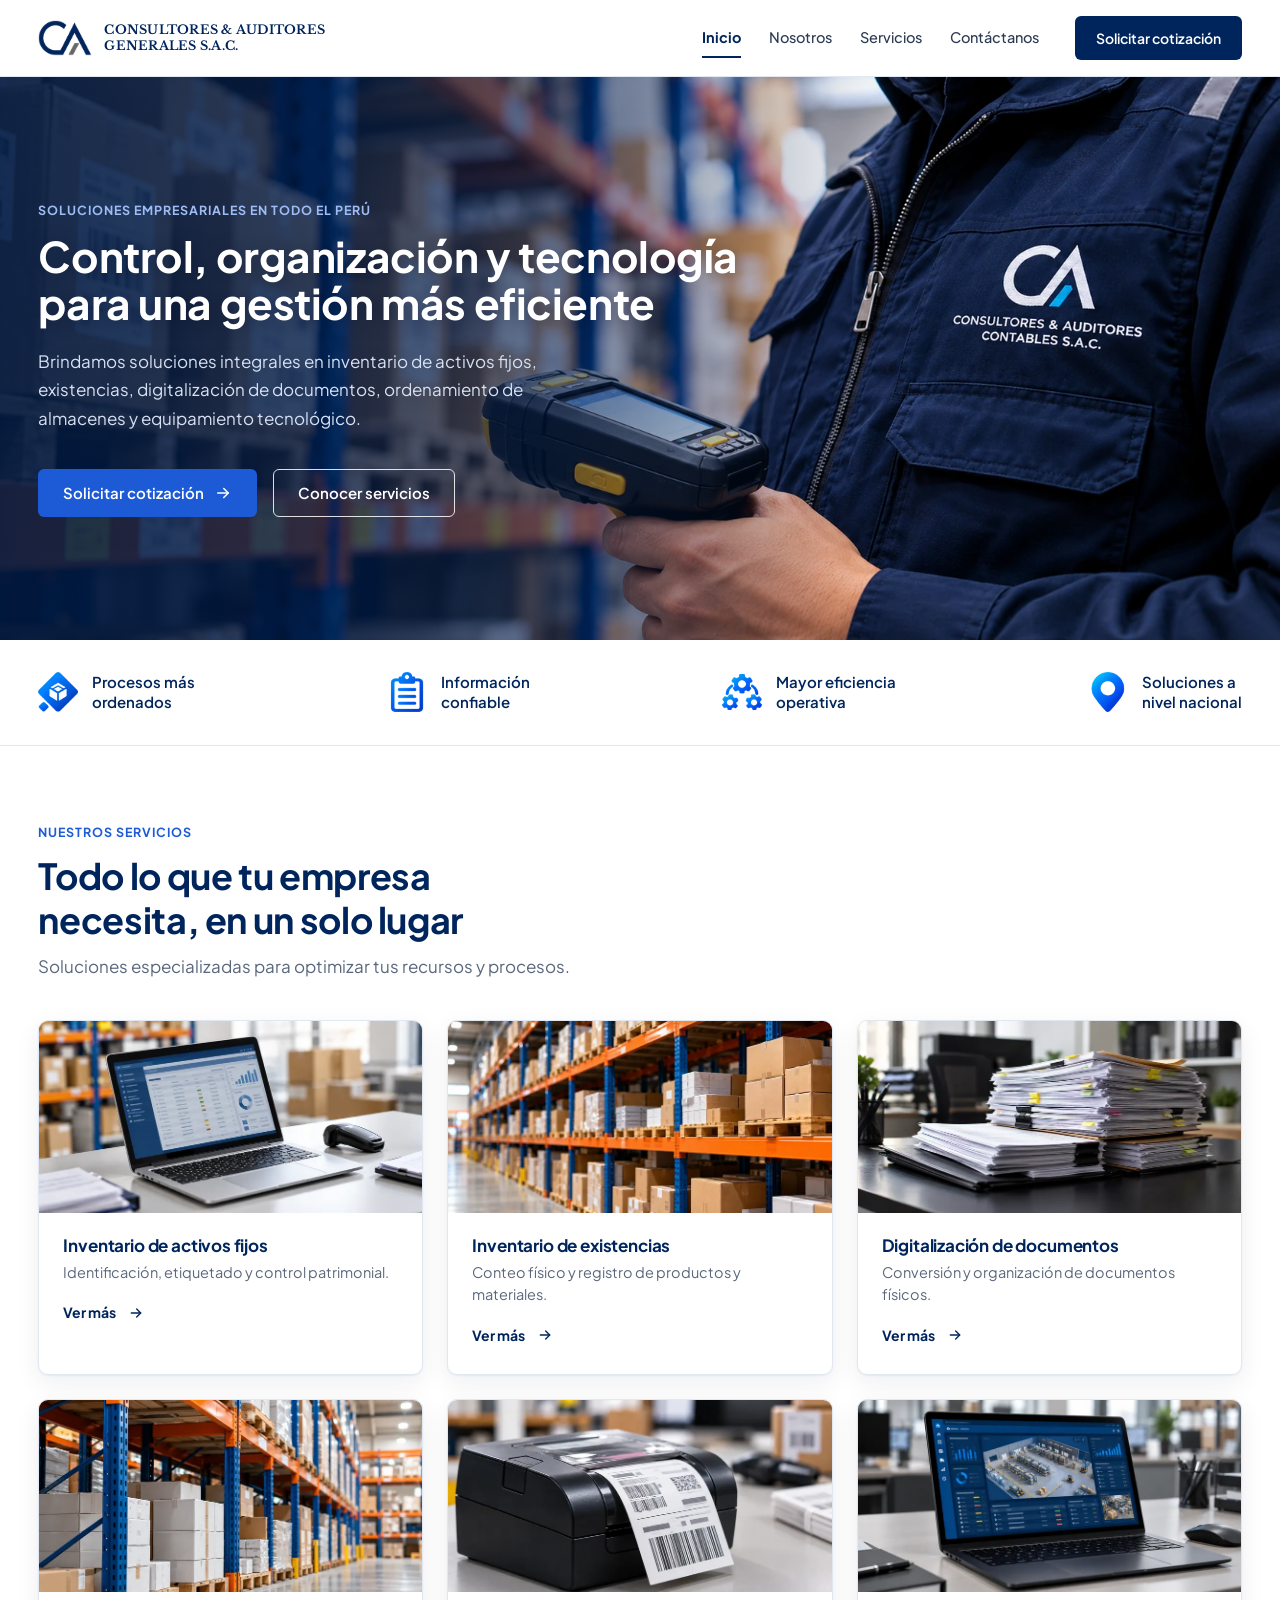
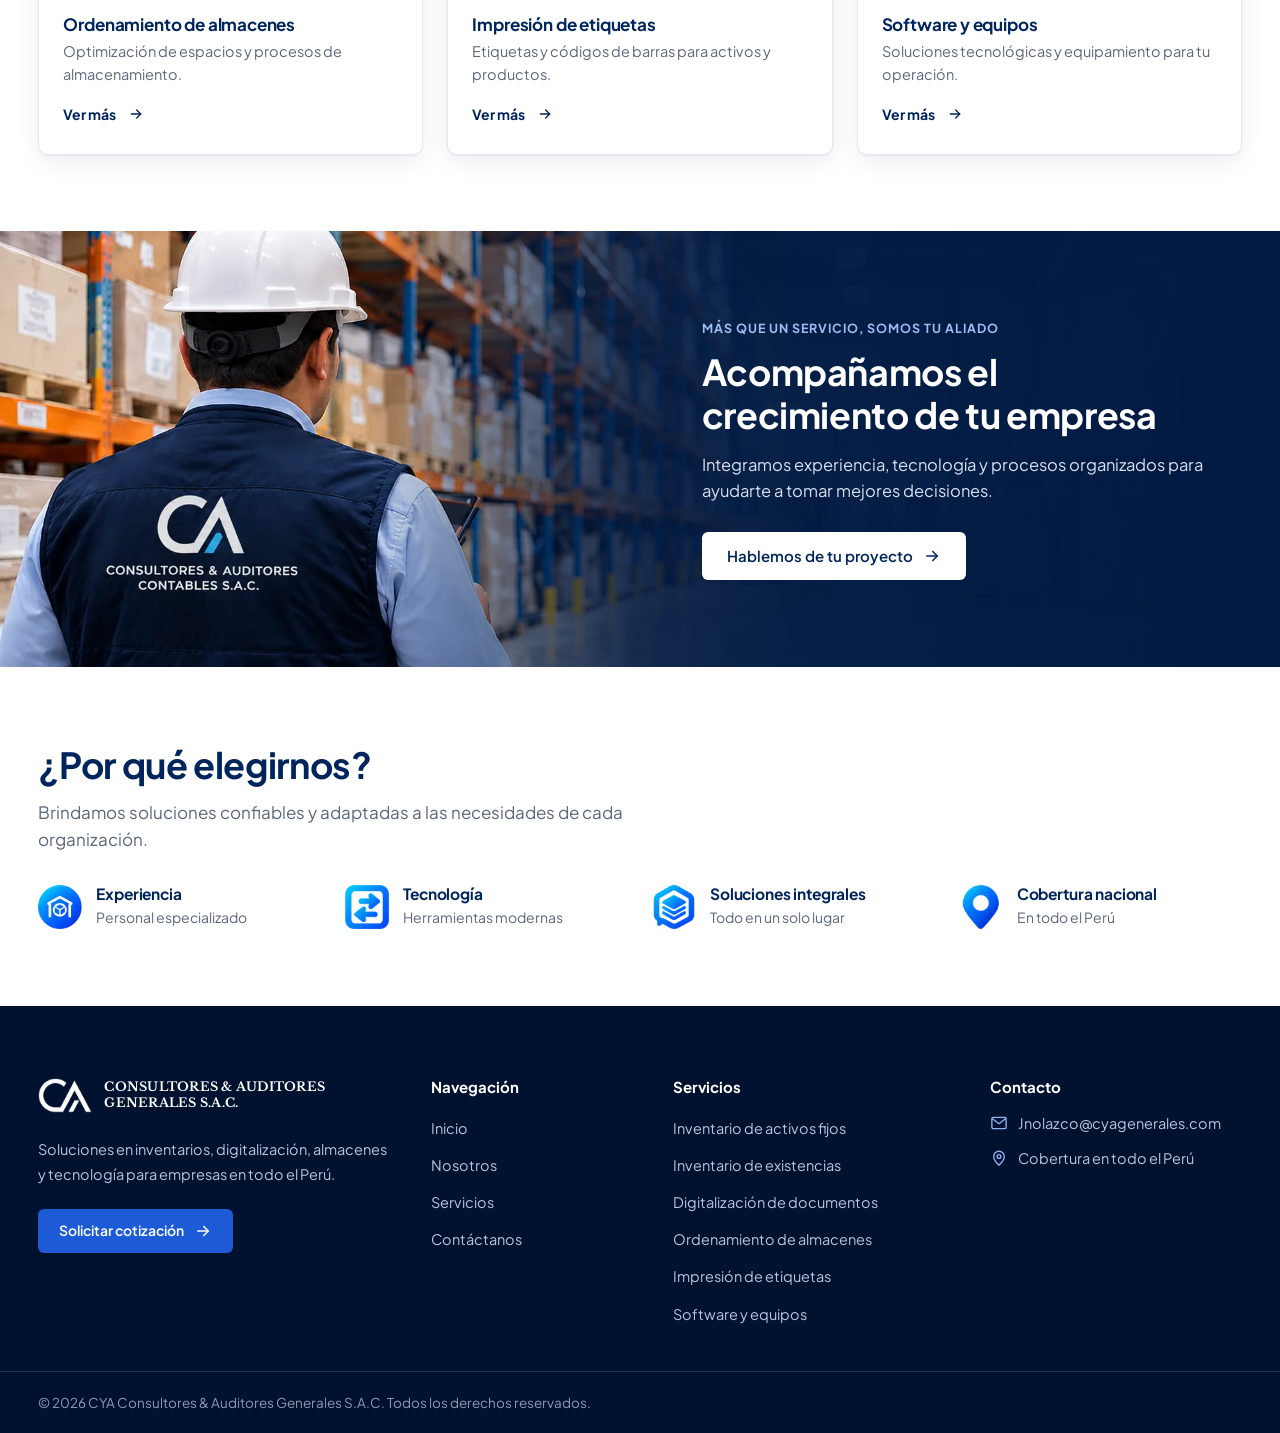
<file: index.html>
<!doctype html>
<html lang="es-PE">
<head>
  <meta charset="utf-8">
  <meta name="viewport" content="width=device-width, initial-scale=1">
  <title>CYA Generales | Inventarios, digitalización y almacenes en todo el Perú</title>
  <meta name="description" content="Consultores & Auditores Generales S.A.C.: inventario de activos fijos y existencias, digitalización de documentos, ordenamiento de almacenes, impresión de etiquetas y equipamiento tecnológico en todo el Perú.">
  <meta name="theme-color" content="#00255c">
  <link rel="icon" type="image/png" href="/assets/img/logo-ca.png">
  <link rel="preconnect" href="https://fonts.googleapis.com">
  <link rel="preconnect" href="https://fonts.gstatic.com" crossorigin>
  <link href="https://fonts.googleapis.com/css2?family=Libre+Baskerville:wght@700&family=Plus+Jakarta+Sans:wght@400;500;600;700&display=swap" rel="stylesheet">
  <link rel="stylesheet" href="/assets/css/styles.css?v=14">
</head>
<body>
  <svg xmlns="http://www.w3.org/2000/svg" aria-hidden="true" focusable="false" style="position:absolute;width:0;height:0;overflow:hidden">
  <symbol id="i-arrow-right" viewBox="0 0 24 24" fill="none" stroke="currentColor" stroke-width="2" stroke-linecap="round" stroke-linejoin="round"><path d="M5 12h14"/><path d="m13 6 6 6-6 6"/></symbol>
  <symbol id="i-chevron-right" viewBox="0 0 24 24" fill="none" stroke="currentColor" stroke-width="2" stroke-linecap="round" stroke-linejoin="round"><path d="m9 6 6 6-6 6"/></symbol>
  <symbol id="i-chevron-down" viewBox="0 0 24 24" fill="none" stroke="currentColor" stroke-width="2" stroke-linecap="round" stroke-linejoin="round"><path d="m6 9 6 6 6-6"/></symbol>
  <symbol id="i-menu" viewBox="0 0 24 24" fill="none" stroke="currentColor" stroke-width="2" stroke-linecap="round"><path d="M4 7h16M4 12h16M4 17h16"/></symbol>
  <symbol id="i-close" viewBox="0 0 24 24" fill="none" stroke="currentColor" stroke-width="2" stroke-linecap="round"><path d="M6 6l12 12M18 6 6 18"/></symbol>

  <symbol id="i-workflow" viewBox="0 0 24 24" fill="none" stroke="currentColor" stroke-width="1.8" stroke-linecap="round" stroke-linejoin="round"><path d="M12 2.5 21.5 12 12 21.5 2.5 12Z"/><path d="M8.5 12h7"/><path d="m13 9.5 2.5 2.5-2.5 2.5"/></symbol>
  <symbol id="i-file-text" viewBox="0 0 24 24" fill="none" stroke="currentColor" stroke-width="1.8" stroke-linecap="round" stroke-linejoin="round"><path d="M14 2.5H6.5a2 2 0 0 0-2 2v15a2 2 0 0 0 2 2h11a2 2 0 0 0 2-2V8Z"/><path d="M14 2.5V8h5.5"/><path d="M8.5 13h7M8.5 17h7M8.5 9h2"/></symbol>
  <symbol id="i-boxes" viewBox="0 0 24 24" fill="none" stroke="currentColor" stroke-width="1.8" stroke-linecap="round" stroke-linejoin="round"><rect x="8" y="2.5" width="8" height="8" rx="1.5"/><rect x="2.5" y="13.5" width="8" height="8" rx="1.5"/><rect x="13.5" y="13.5" width="8" height="8" rx="1.5"/><path d="M11 6.5h2M5.5 17.5h2M16.5 17.5h2"/></symbol>
  <symbol id="i-map-pin" viewBox="0 0 24 24" fill="none" stroke="currentColor" stroke-width="1.8" stroke-linecap="round" stroke-linejoin="round"><path d="M12 21.5s-7-6.1-7-11.5a7 7 0 0 1 14 0c0 5.4-7 11.5-7 11.5Z"/><circle cx="12" cy="10" r="2.5"/></symbol>
  <symbol id="i-clipboard" viewBox="0 0 24 24" fill="none" stroke="currentColor" stroke-width="1.8" stroke-linecap="round" stroke-linejoin="round"><rect x="4.5" y="4" width="15" height="17.5" rx="2"/><path d="M9 4V2.5h6V4"/><path d="M8.5 10h7M8.5 13.5h7M8.5 17h4"/></symbol>
  <symbol id="i-archive" viewBox="0 0 24 24" fill="none" stroke="currentColor" stroke-width="1.8" stroke-linecap="round" stroke-linejoin="round"><path d="M6 2.5h8.5L19 7v12.5a2 2 0 0 1-2 2H6a2 2 0 0 1-2-2v-15a2 2 0 0 1 2-2Z"/><path d="M14 2.5V7h5"/><rect x="8" y="11" width="8" height="6" rx="1"/><path d="M8 14h8"/></symbol>
  <symbol id="i-layout-grid" viewBox="0 0 24 24" fill="none" stroke="currentColor" stroke-width="1.8" stroke-linecap="round" stroke-linejoin="round"><circle cx="7" cy="7" r="3.5"/><circle cx="17" cy="7" r="3.5"/><circle cx="7" cy="17" r="3.5"/><rect x="13.5" y="13.5" width="7" height="7" rx="1.5"/></symbol>
  <symbol id="i-printer" viewBox="0 0 24 24" fill="none" stroke="currentColor" stroke-width="1.8" stroke-linecap="round" stroke-linejoin="round"><rect x="3" y="4" width="18" height="16" rx="2"/><path d="M7 8.5h10M7 12h10M7 15.5h6"/></symbol>
  <symbol id="i-monitor" viewBox="0 0 24 24" fill="none" stroke="currentColor" stroke-width="1.8" stroke-linecap="round" stroke-linejoin="round"><rect x="2.5" y="3.5" width="19" height="13" rx="2"/><path d="M8 21h8M12 16.5V21"/><path d="m8.5 12 2-2.5 2 1.5 3-3.5"/></symbol>
  <symbol id="i-shield" viewBox="0 0 24 24" fill="none" stroke="currentColor" stroke-width="1.8" stroke-linecap="round" stroke-linejoin="round"><path d="M12 2.5 4.5 5.5v6c0 4.7 3.2 8.4 7.5 10 4.3-1.6 7.5-5.3 7.5-10v-6Z"/><path d="m8.8 12 2.2 2.2 4.2-4.4"/></symbol>
  <symbol id="i-handshake" viewBox="0 0 24 24" fill="none" stroke="currentColor" stroke-width="1.8" stroke-linecap="round" stroke-linejoin="round"><path d="m11 17 2 2a1.4 1.4 0 0 0 2-2"/><path d="m14 14 2.5 2.5a1.4 1.4 0 0 0 2-2l-3.9-3.9a2.8 2.8 0 0 0-4 0l-.9.9a1.4 1.4 0 1 1-2-2l2.8-2.8a4 4 0 0 1 4.8-.6l.5.3a2 2 0 0 0 1.4.2L21 6"/><path d="m21 3 1 10h-2"/><path d="M3 3 2 13l6.5 6.5a1.4 1.4 0 1 0 2-2"/><path d="M3 4h8"/></symbol>
  <symbol id="i-trending" viewBox="0 0 24 24" fill="none" stroke="currentColor" stroke-width="1.8" stroke-linecap="round" stroke-linejoin="round"><path d="M4 20V14M9 20v-8M14 20v-5M19 20V10"/><path d="m4 9 5-4 5 3 6-5"/><path d="M16 3h4v4"/></symbol>
  <symbol id="i-user-check" viewBox="0 0 24 24" fill="none" stroke="currentColor" stroke-width="1.8" stroke-linecap="round" stroke-linejoin="round"><circle cx="12" cy="8.5" r="5.5"/><path d="m9.7 8.5 1.6 1.6 3-3"/><path d="M8.5 13.3 7.5 21.5l4.5-2.5 4.5 2.5-1-8.2"/></symbol>
  <symbol id="i-eye" viewBox="0 0 24 24" fill="none" stroke="currentColor" stroke-width="1.8" stroke-linecap="round" stroke-linejoin="round"><path d="M2 12s3.6-6.5 10-6.5S22 12 22 12s-3.6 6.5-10 6.5S2 12 2 12Z"/><circle cx="12" cy="12" r="3"/></symbol>
  <symbol id="i-target" viewBox="0 0 24 24" fill="none" stroke="currentColor" stroke-width="1.8" stroke-linecap="round" stroke-linejoin="round"><circle cx="12" cy="12" r="9"/><circle cx="12" cy="12" r="5"/><circle cx="12" cy="12" r="1"/><path d="m12 12 7-7M16 4.5V8h3.5"/></symbol>
  <symbol id="i-mail" viewBox="0 0 24 24" fill="none" stroke="currentColor" stroke-width="1.8" stroke-linecap="round" stroke-linejoin="round"><rect x="2.5" y="4.5" width="19" height="15" rx="2"/><path d="m3 6 9 7 9-7"/></symbol>
  <symbol id="i-users" viewBox="0 0 24 24" fill="none" stroke="currentColor" stroke-width="1.8" stroke-linecap="round" stroke-linejoin="round"><path d="M12 2.5 4.5 5.5v6c0 4.7 3.2 8.4 7.5 10 4.3-1.6 7.5-5.3 7.5-10v-6Z"/><circle cx="12" cy="10" r="2.5"/><path d="M8 16.5a4 4 0 0 1 8 0"/></symbol>
  <symbol id="i-cpu" viewBox="0 0 24 24" fill="none" stroke="currentColor" stroke-width="1.8" stroke-linecap="round" stroke-linejoin="round"><rect x="3.5" y="3.5" width="17" height="17" rx="2"/><path d="m8 15 3-3-3-3"/><path d="M13 15h3"/></symbol>
  <symbol id="i-layers" viewBox="0 0 24 24" fill="none" stroke="currentColor" stroke-width="1.8" stroke-linecap="round" stroke-linejoin="round"><circle cx="7" cy="7" r="3"/><circle cx="17" cy="7" r="3"/><circle cx="7" cy="17" r="3"/><circle cx="17" cy="17" r="3"/><path d="M10 7h4M7 10v4M17 10v4M10 17h4"/></symbol>
  <symbol id="i-check-circle" viewBox="0 0 24 24" fill="none" stroke="currentColor" stroke-width="2" stroke-linecap="round" stroke-linejoin="round"><circle cx="12" cy="12" r="9"/><path d="m8 12 3 3 5-6"/></symbol>
  <symbol id="i-alert" viewBox="0 0 24 24" fill="none" stroke="currentColor" stroke-width="2" stroke-linecap="round" stroke-linejoin="round"><circle cx="12" cy="12" r="9"/><path d="M12 7.5v5.5M12 16.5h.01"/></symbol>
</svg>
  <a class="skip-link" href="#contenido">Saltar al contenido</a>

  <header class="site-header">
    <div class="container header-inner">
      <a class="brand" href="/" aria-label="CYA Consultores & Auditores Generales S.A.C. — Inicio">
        <img src="/assets/img/logo-ca.png" alt="" width="143" height="93">
        <span class="brand-name" aria-hidden="true"><span>Consultores &amp; Auditores</span><span>Generales S.A.C.</span></span>
      </a>
      <button class="nav-toggle" type="button" aria-controls="main-nav" aria-expanded="false" aria-label="Abrir menú">
        <svg class="icon" aria-hidden="true"><use href="#i-menu"/></svg>
      </button>
      <nav class="main-nav" id="main-nav" aria-label="Principal">
        <ul class="nav-list">
          <li><a href="/" aria-current="page">Inicio</a></li>
          <li><a href="/nosotros">Nosotros</a></li>
          <li><a href="/servicios">Servicios</a></li>
          <li><a href="/contactanos">Contáctanos</a></li>
        </ul>
        <a class="btn btn-navy header-cta" href="/contactanos">Solicitar cotización</a>
      </nav>
    </div>
  </header>

  <main id="contenido">
    <!-- Hero -->
    <section class="hero hero-home">
      <div class="hero-media">
        <img src="/assets/img/consultor-cya-lector-codigo-barras-inventario.webp"
             srcset="/assets/img/consultor-cya-lector-codigo-barras-inventario-960.webp 960w, /assets/img/consultor-cya-lector-codigo-barras-inventario.webp 1751w"
             sizes="100vw" alt="Consultor de CYA con chaqueta corporativa registrando inventario con lector de código de barras en un almacén" width="1751" height="898" fetchpriority="high">
      </div>
      <div class="container hero-inner">
        <div class="hero-content reveal">
          <span class="eyebrow on-dark">Soluciones empresariales en todo el Perú</span>
          <h1>Control, organización y tecnología para una gestión más eficiente</h1>
          <p class="lead">Brindamos soluciones integrales en inventario de activos fijos, existencias, digitalización de documentos, ordenamiento de almacenes y equipamiento tecnológico.</p>
          <div class="hero-actions">
            <a class="btn btn-primary" href="/contactanos">Solicitar cotización <svg class="icon" aria-hidden="true"><use href="#i-arrow-right"/></svg></a>
            <a class="btn btn-outline-light" href="/servicios">Conocer servicios</a>
          </div>
        </div>
      </div>
    </section>

    <!-- Beneficios -->
    <section class="benefits" aria-label="Beneficios">
      <ul class="container benefits-list">
        <li class="benefit"><img class="benefit-icon" src="/assets/img/icono-procesos-ordenados.webp" alt="" width="128" height="128"><span>Procesos más<br>ordenados</span></li>
        <li class="benefit"><img class="benefit-icon" src="/assets/img/icono-informacion-confiable.webp" alt="" width="128" height="128"><span>Información<br>confiable</span></li>
        <li class="benefit"><img class="benefit-icon" src="/assets/img/icono-eficiencia-operativa.webp" alt="" width="128" height="128"><span>Mayor eficiencia<br>operativa</span></li>
        <li class="benefit"><img class="benefit-icon" src="/assets/img/icono-cobertura-nacional.webp" alt="" width="128" height="128"><span>Soluciones a<br>nivel nacional</span></li>
      </ul>
    </section>

    <!-- Servicios -->
    <section class="section" aria-labelledby="servicios-title">
      <div class="container">
        <div class="section-head">
          <span class="eyebrow">Nuestros servicios</span>
          <h2 id="servicios-title">Todo lo que tu empresa necesita, en un solo lugar</h2>
          <p>Soluciones especializadas para optimizar tus recursos y procesos.</p>
        </div>

        <div class="cards-grid">
          <article class="service-card">
            <div class="media"><img src="/assets/img/inventario-activos-fijos.webp" alt="Registro de activos fijos en laptop con sistema de inventario" width="800" height="411" loading="lazy"></div>
            <div class="body">
              <div>
                <h3>Inventario de activos fijos</h3>
                <p>Identificación, etiquetado y control patrimonial.</p>
                <a class="link-more" href="/servicios#activos-fijos">Ver más<span class="sr-only"> sobre inventario de activos fijos</span> <svg class="icon" aria-hidden="true"><use href="#i-arrow-right"/></svg></a>
              </div>
            </div>
          </article>

          <article class="service-card">
            <div class="media"><img src="/assets/img/inventario-existencias-almacen.webp" alt="Estanterías de almacén con existencias inventariadas" width="800" height="400" loading="lazy"></div>
            <div class="body">
              <div>
                <h3>Inventario de existencias</h3>
                <p>Conteo físico y registro de productos y materiales.</p>
                <a class="link-more" href="/servicios#existencias">Ver más<span class="sr-only"> sobre inventario de existencias</span> <svg class="icon" aria-hidden="true"><use href="#i-arrow-right"/></svg></a>
              </div>
            </div>
          </article>

          <article class="service-card">
            <div class="media"><img src="/assets/img/digitalizacion-documentos.webp" alt="Documentos físicos listos para digitalización" width="800" height="411" loading="lazy"></div>
            <div class="body">
              <div>
                <h3>Digitalización de documentos</h3>
                <p>Conversión y organización de documentos físicos.</p>
                <a class="link-more" href="/servicios#digitalizacion">Ver más<span class="sr-only"> sobre digitalización de documentos</span> <svg class="icon" aria-hidden="true"><use href="#i-arrow-right"/></svg></a>
              </div>
            </div>
          </article>

          <article class="service-card">
            <div class="media"><img src="/assets/img/ordenamiento-almacenes.webp" alt="Pasillo de almacén ordenado y señalizado" width="800" height="411" loading="lazy"></div>
            <div class="body">
              <div>
                <h3>Ordenamiento de almacenes</h3>
                <p>Optimización de espacios y procesos de almacenamiento.</p>
                <a class="link-more" href="/servicios#almacenes">Ver más<span class="sr-only"> sobre ordenamiento de almacenes</span> <svg class="icon" aria-hidden="true"><use href="#i-arrow-right"/></svg></a>
              </div>
            </div>
          </article>

          <article class="service-card">
            <div class="media"><img src="/assets/img/impresion-etiquetas-codigo-barras.webp" alt="Impresora de etiquetas con códigos de barras" width="800" height="411" loading="lazy"></div>
            <div class="body">
              <div>
                <h3>Impresión de etiquetas</h3>
                <p>Etiquetas y códigos de barras para activos y productos.</p>
                <a class="link-more" href="/servicios#etiquetas">Ver más<span class="sr-only"> sobre impresión de etiquetas</span> <svg class="icon" aria-hidden="true"><use href="#i-arrow-right"/></svg></a>
              </div>
            </div>
          </article>

          <article class="service-card">
            <div class="media"><img src="/assets/img/software-equipos-inventario.webp" alt="Computadora y equipos tecnológicos para gestión de inventarios" width="800" height="450" loading="lazy"></div>
            <div class="body">
              <div>
                <h3>Software y equipos</h3>
                <p>Soluciones tecnológicas y equipamiento para tu operación.</p>
                <a class="link-more" href="/servicios#software">Ver más<span class="sr-only"> sobre software y equipos</span> <svg class="icon" aria-hidden="true"><use href="#i-arrow-right"/></svg></a>
              </div>
            </div>
          </article>
        </div>
      </div>
    </section>

    <!-- Aliado -->
    <section class="ally-band" aria-labelledby="aliado-title">
      <div class="ally-media">
        <img src="/assets/img/consultor-cya-almacen-inventario.webp"
             srcset="/assets/img/consultor-cya-almacen-inventario-1000.webp 1000w, /assets/img/consultor-cya-almacen-inventario.webp 2000w"
             sizes="100vw" alt="Consultor de CYA con casco y tablet supervisando un almacén" width="2000" height="721" loading="lazy">
      </div>
      <div class="container ally-inner">
        <div class="ally-content">
          <span class="eyebrow on-dark">Más que un servicio, somos tu aliado</span>
          <h2 id="aliado-title">Acompañamos el crecimiento de tu empresa</h2>
          <p>Integramos experiencia, tecnología y procesos organizados para ayudarte a tomar mejores decisiones.</p>
          <a class="btn btn-light" href="/contactanos">Hablemos de tu proyecto <svg class="icon" aria-hidden="true"><use href="#i-arrow-right"/></svg></a>
        </div>
      </div>
    </section>

    <!-- Por qué elegirnos -->
    <section class="section why" aria-labelledby="why-title">
      <div class="container">
        <div class="section-head">
          <h2 id="why-title">¿Por qué elegirnos?</h2>
          <p>Brindamos soluciones confiables y adaptadas a las necesidades de cada organización.</p>
        </div>
        <ul class="feature-row">
          <li class="feature">
            <img class="feature-icon" src="/assets/img/icono-experiencia.webp" alt="" width="128" height="128" loading="lazy">
            <div><h3>Experiencia</h3><p>Personal especializado</p></div>
          </li>
          <li class="feature">
            <img class="feature-icon" src="/assets/img/icono-tecnologia.webp" alt="" width="128" height="128" loading="lazy">
            <div><h3>Tecnología</h3><p>Herramientas modernas</p></div>
          </li>
          <li class="feature">
            <img class="feature-icon" src="/assets/img/icono-soluciones-integrales.webp" alt="" width="128" height="128" loading="lazy">
            <div><h3>Soluciones integrales</h3><p>Todo en un solo lugar</p></div>
          </li>
          <li class="feature">
            <img class="feature-icon" src="/assets/img/icono-cobertura-nacional.webp" alt="" width="128" height="128" loading="lazy">
            <div><h3>Cobertura nacional</h3><p>En todo el Perú</p></div>
          </li>
        </ul>
      </div>
    </section>
  </main>

  <footer class="site-footer">
    <div class="container footer-grid">
      <div class="footer-brand">
        <a class="brand brand-light" href="/" aria-label="CYA Consultores & Auditores Generales S.A.C. — Inicio">
          <img src="/assets/img/logo-ca.png" alt="" width="143" height="93">
          <span class="brand-name" aria-hidden="true"><span>Consultores &amp; Auditores</span><span>Generales S.A.C.</span></span>
        </a>
        <p>Soluciones en inventarios, digitalización, almacenes y tecnología para empresas en todo el Perú.</p>
        <a class="btn btn-primary footer-cta" href="/contactanos">Solicitar cotización <svg class="icon" aria-hidden="true"><use href="#i-arrow-right"/></svg></a>
      </div>
      <nav class="footer-col footer-col-nav" aria-label="Navegación del sitio">
        <h2>Navegación</h2>
        <ul>
          <li><a href="/">Inicio</a></li>
          <li><a href="/nosotros">Nosotros</a></li>
          <li><a href="/servicios">Servicios</a></li>
          <li><a href="/contactanos">Contáctanos</a></li>
        </ul>
      </nav>
      <nav class="footer-col" aria-label="Servicios">
        <h2>Servicios</h2>
        <ul>
          <li><a href="/servicios#activos-fijos">Inventario de activos fijos</a></li>
          <li><a href="/servicios#existencias">Inventario de existencias</a></li>
          <li><a href="/servicios#digitalizacion">Digitalización de documentos</a></li>
          <li><a href="/servicios#almacenes">Ordenamiento de almacenes</a></li>
          <li><a href="/servicios#etiquetas">Impresión de etiquetas</a></li>
          <li><a href="/servicios#software">Software y equipos</a></li>
        </ul>
      </nav>
      <div class="footer-col">
        <h2>Contacto</h2>
        <ul class="footer-contact">
          <li><svg class="icon" aria-hidden="true"><use href="#i-mail"/></svg><a href="mailto:Jnolazco@cyagenerales.com">Jnolazco@cyagenerales.com</a></li>
          <li><svg class="icon" aria-hidden="true"><use href="#i-map-pin"/></svg><span>Cobertura en todo el Perú</span></li>
        </ul>
      </div>
    </div>
    <div class="container footer-bottom">
      <p>© <span id="year">2026</span> CYA Consultores &amp; Auditores Generales S.A.C. Todos los derechos reservados.</p>
    </div>
  </footer>

  <script src="/assets/js/main.js?v=3" defer></script>
</body>
</html>
</file>
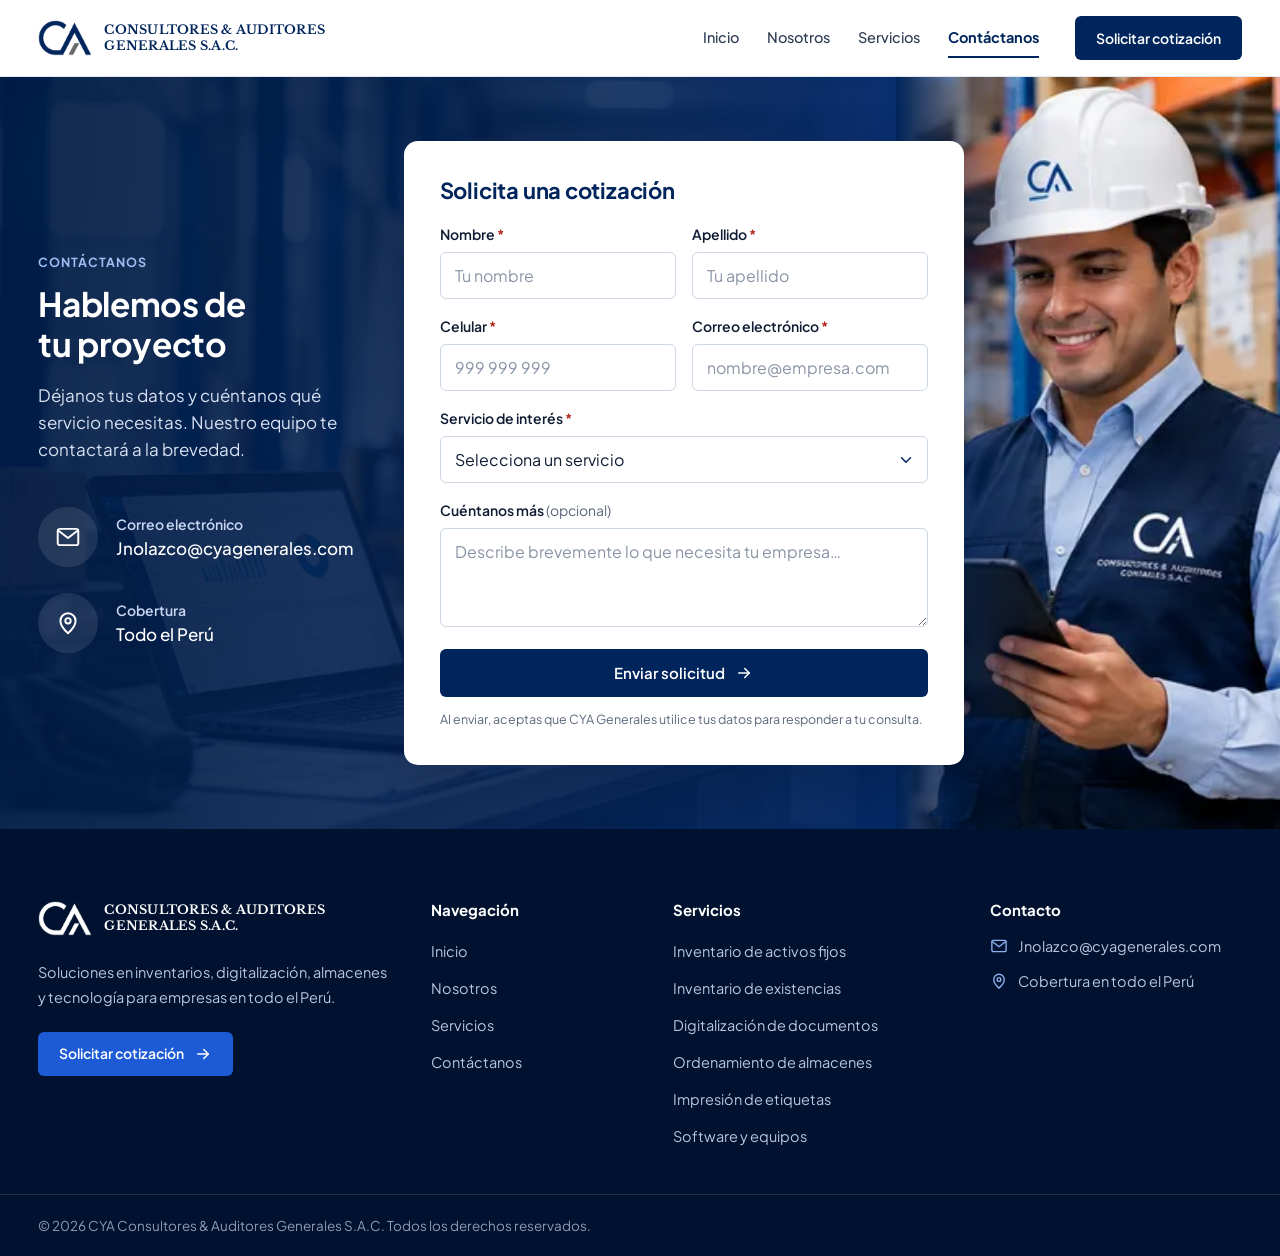
<file: contactanos.html>
<!doctype html>
<html lang="es-PE">
<head>
  <meta charset="utf-8">
  <meta name="viewport" content="width=device-width, initial-scale=1">
  <title>Contáctanos | CYA Generales</title>
  <meta name="description" content="Solicita una cotización a CYA Generales. Atendemos proyectos de inventario, digitalización, almacenes y tecnología en todo el Perú.">
  <meta name="theme-color" content="#00255c">
  <link rel="icon" type="image/png" href="/assets/img/logo-ca.png">
  <link rel="preconnect" href="https://fonts.googleapis.com">
  <link rel="preconnect" href="https://fonts.gstatic.com" crossorigin>
  <link href="https://fonts.googleapis.com/css2?family=Libre+Baskerville:wght@700&family=Plus+Jakarta+Sans:wght@400;500;600;700&display=swap" rel="stylesheet">
  <link rel="stylesheet" href="/assets/css/styles.css?v=14">
</head>
<body>
  <svg xmlns="http://www.w3.org/2000/svg" aria-hidden="true" focusable="false" style="position:absolute;width:0;height:0;overflow:hidden">
  <symbol id="i-arrow-right" viewBox="0 0 24 24" fill="none" stroke="currentColor" stroke-width="2" stroke-linecap="round" stroke-linejoin="round"><path d="M5 12h14"/><path d="m13 6 6 6-6 6"/></symbol>
  <symbol id="i-chevron-right" viewBox="0 0 24 24" fill="none" stroke="currentColor" stroke-width="2" stroke-linecap="round" stroke-linejoin="round"><path d="m9 6 6 6-6 6"/></symbol>
  <symbol id="i-chevron-down" viewBox="0 0 24 24" fill="none" stroke="currentColor" stroke-width="2" stroke-linecap="round" stroke-linejoin="round"><path d="m6 9 6 6 6-6"/></symbol>
  <symbol id="i-menu" viewBox="0 0 24 24" fill="none" stroke="currentColor" stroke-width="2" stroke-linecap="round"><path d="M4 7h16M4 12h16M4 17h16"/></symbol>
  <symbol id="i-close" viewBox="0 0 24 24" fill="none" stroke="currentColor" stroke-width="2" stroke-linecap="round"><path d="M6 6l12 12M18 6 6 18"/></symbol>

  <symbol id="i-workflow" viewBox="0 0 24 24" fill="none" stroke="currentColor" stroke-width="1.8" stroke-linecap="round" stroke-linejoin="round"><path d="M12 2.5 21.5 12 12 21.5 2.5 12Z"/><path d="M8.5 12h7"/><path d="m13 9.5 2.5 2.5-2.5 2.5"/></symbol>
  <symbol id="i-file-text" viewBox="0 0 24 24" fill="none" stroke="currentColor" stroke-width="1.8" stroke-linecap="round" stroke-linejoin="round"><path d="M14 2.5H6.5a2 2 0 0 0-2 2v15a2 2 0 0 0 2 2h11a2 2 0 0 0 2-2V8Z"/><path d="M14 2.5V8h5.5"/><path d="M8.5 13h7M8.5 17h7M8.5 9h2"/></symbol>
  <symbol id="i-boxes" viewBox="0 0 24 24" fill="none" stroke="currentColor" stroke-width="1.8" stroke-linecap="round" stroke-linejoin="round"><rect x="8" y="2.5" width="8" height="8" rx="1.5"/><rect x="2.5" y="13.5" width="8" height="8" rx="1.5"/><rect x="13.5" y="13.5" width="8" height="8" rx="1.5"/><path d="M11 6.5h2M5.5 17.5h2M16.5 17.5h2"/></symbol>
  <symbol id="i-map-pin" viewBox="0 0 24 24" fill="none" stroke="currentColor" stroke-width="1.8" stroke-linecap="round" stroke-linejoin="round"><path d="M12 21.5s-7-6.1-7-11.5a7 7 0 0 1 14 0c0 5.4-7 11.5-7 11.5Z"/><circle cx="12" cy="10" r="2.5"/></symbol>
  <symbol id="i-clipboard" viewBox="0 0 24 24" fill="none" stroke="currentColor" stroke-width="1.8" stroke-linecap="round" stroke-linejoin="round"><rect x="4.5" y="4" width="15" height="17.5" rx="2"/><path d="M9 4V2.5h6V4"/><path d="M8.5 10h7M8.5 13.5h7M8.5 17h4"/></symbol>
  <symbol id="i-archive" viewBox="0 0 24 24" fill="none" stroke="currentColor" stroke-width="1.8" stroke-linecap="round" stroke-linejoin="round"><path d="M6 2.5h8.5L19 7v12.5a2 2 0 0 1-2 2H6a2 2 0 0 1-2-2v-15a2 2 0 0 1 2-2Z"/><path d="M14 2.5V7h5"/><rect x="8" y="11" width="8" height="6" rx="1"/><path d="M8 14h8"/></symbol>
  <symbol id="i-layout-grid" viewBox="0 0 24 24" fill="none" stroke="currentColor" stroke-width="1.8" stroke-linecap="round" stroke-linejoin="round"><circle cx="7" cy="7" r="3.5"/><circle cx="17" cy="7" r="3.5"/><circle cx="7" cy="17" r="3.5"/><rect x="13.5" y="13.5" width="7" height="7" rx="1.5"/></symbol>
  <symbol id="i-printer" viewBox="0 0 24 24" fill="none" stroke="currentColor" stroke-width="1.8" stroke-linecap="round" stroke-linejoin="round"><rect x="3" y="4" width="18" height="16" rx="2"/><path d="M7 8.5h10M7 12h10M7 15.5h6"/></symbol>
  <symbol id="i-monitor" viewBox="0 0 24 24" fill="none" stroke="currentColor" stroke-width="1.8" stroke-linecap="round" stroke-linejoin="round"><rect x="2.5" y="3.5" width="19" height="13" rx="2"/><path d="M8 21h8M12 16.5V21"/><path d="m8.5 12 2-2.5 2 1.5 3-3.5"/></symbol>
  <symbol id="i-shield" viewBox="0 0 24 24" fill="none" stroke="currentColor" stroke-width="1.8" stroke-linecap="round" stroke-linejoin="round"><path d="M12 2.5 4.5 5.5v6c0 4.7 3.2 8.4 7.5 10 4.3-1.6 7.5-5.3 7.5-10v-6Z"/><path d="m8.8 12 2.2 2.2 4.2-4.4"/></symbol>
  <symbol id="i-handshake" viewBox="0 0 24 24" fill="none" stroke="currentColor" stroke-width="1.8" stroke-linecap="round" stroke-linejoin="round"><path d="m11 17 2 2a1.4 1.4 0 0 0 2-2"/><path d="m14 14 2.5 2.5a1.4 1.4 0 0 0 2-2l-3.9-3.9a2.8 2.8 0 0 0-4 0l-.9.9a1.4 1.4 0 1 1-2-2l2.8-2.8a4 4 0 0 1 4.8-.6l.5.3a2 2 0 0 0 1.4.2L21 6"/><path d="m21 3 1 10h-2"/><path d="M3 3 2 13l6.5 6.5a1.4 1.4 0 1 0 2-2"/><path d="M3 4h8"/></symbol>
  <symbol id="i-trending" viewBox="0 0 24 24" fill="none" stroke="currentColor" stroke-width="1.8" stroke-linecap="round" stroke-linejoin="round"><path d="M4 20V14M9 20v-8M14 20v-5M19 20V10"/><path d="m4 9 5-4 5 3 6-5"/><path d="M16 3h4v4"/></symbol>
  <symbol id="i-user-check" viewBox="0 0 24 24" fill="none" stroke="currentColor" stroke-width="1.8" stroke-linecap="round" stroke-linejoin="round"><circle cx="12" cy="8.5" r="5.5"/><path d="m9.7 8.5 1.6 1.6 3-3"/><path d="M8.5 13.3 7.5 21.5l4.5-2.5 4.5 2.5-1-8.2"/></symbol>
  <symbol id="i-eye" viewBox="0 0 24 24" fill="none" stroke="currentColor" stroke-width="1.8" stroke-linecap="round" stroke-linejoin="round"><path d="M2 12s3.6-6.5 10-6.5S22 12 22 12s-3.6 6.5-10 6.5S2 12 2 12Z"/><circle cx="12" cy="12" r="3"/></symbol>
  <symbol id="i-target" viewBox="0 0 24 24" fill="none" stroke="currentColor" stroke-width="1.8" stroke-linecap="round" stroke-linejoin="round"><circle cx="12" cy="12" r="9"/><circle cx="12" cy="12" r="5"/><circle cx="12" cy="12" r="1"/><path d="m12 12 7-7M16 4.5V8h3.5"/></symbol>
  <symbol id="i-mail" viewBox="0 0 24 24" fill="none" stroke="currentColor" stroke-width="1.8" stroke-linecap="round" stroke-linejoin="round"><rect x="2.5" y="4.5" width="19" height="15" rx="2"/><path d="m3 6 9 7 9-7"/></symbol>
  <symbol id="i-users" viewBox="0 0 24 24" fill="none" stroke="currentColor" stroke-width="1.8" stroke-linecap="round" stroke-linejoin="round"><path d="M12 2.5 4.5 5.5v6c0 4.7 3.2 8.4 7.5 10 4.3-1.6 7.5-5.3 7.5-10v-6Z"/><circle cx="12" cy="10" r="2.5"/><path d="M8 16.5a4 4 0 0 1 8 0"/></symbol>
  <symbol id="i-cpu" viewBox="0 0 24 24" fill="none" stroke="currentColor" stroke-width="1.8" stroke-linecap="round" stroke-linejoin="round"><rect x="3.5" y="3.5" width="17" height="17" rx="2"/><path d="m8 15 3-3-3-3"/><path d="M13 15h3"/></symbol>
  <symbol id="i-layers" viewBox="0 0 24 24" fill="none" stroke="currentColor" stroke-width="1.8" stroke-linecap="round" stroke-linejoin="round"><circle cx="7" cy="7" r="3"/><circle cx="17" cy="7" r="3"/><circle cx="7" cy="17" r="3"/><circle cx="17" cy="17" r="3"/><path d="M10 7h4M7 10v4M17 10v4M10 17h4"/></symbol>
  <symbol id="i-check-circle" viewBox="0 0 24 24" fill="none" stroke="currentColor" stroke-width="2" stroke-linecap="round" stroke-linejoin="round"><circle cx="12" cy="12" r="9"/><path d="m8 12 3 3 5-6"/></symbol>
  <symbol id="i-alert" viewBox="0 0 24 24" fill="none" stroke="currentColor" stroke-width="2" stroke-linecap="round" stroke-linejoin="round"><circle cx="12" cy="12" r="9"/><path d="M12 7.5v5.5M12 16.5h.01"/></symbol>
</svg>
  <a class="skip-link" href="#contenido">Saltar al contenido</a>

  <header class="site-header">
    <div class="container header-inner">
      <a class="brand" href="/" aria-label="CYA Consultores & Auditores Generales S.A.C. — Inicio">
        <img src="/assets/img/logo-ca.png" alt="" width="143" height="93">
        <span class="brand-name" aria-hidden="true"><span>Consultores &amp; Auditores</span><span>Generales S.A.C.</span></span>
      </a>
      <button class="nav-toggle" type="button" aria-controls="main-nav" aria-expanded="false" aria-label="Abrir menú">
        <svg class="icon" aria-hidden="true"><use href="#i-menu"/></svg>
      </button>
      <nav class="main-nav" id="main-nav" aria-label="Principal">
        <ul class="nav-list">
          <li><a href="/">Inicio</a></li>
          <li><a href="/nosotros">Nosotros</a></li>
          <li><a href="/servicios">Servicios</a></li>
          <li><a href="/contactanos" aria-current="page">Contáctanos</a></li>
        </ul>
        <a class="btn btn-navy header-cta" href="#cotizacion">Solicitar cotización</a>
      </nav>
    </div>
  </header>

  <main id="contenido">
    <section class="contact-hero">
      <!-- Fondo tenue a la izquierda (laptop / escritorio) -->
      <div class="contact-bg">
        <img src="/assets/img/escritorio-laptop-gestion-inventario.webp" alt="" width="1000" height="701">
      </div>
      <!-- Foto de la derecha (consultor) -->
      <div class="contact-photo">
        <img src="/assets/img/consultor-cya-tablet-inventario-almacen.webp"
             srcset="/assets/img/consultor-cya-tablet-inventario-almacen-600.webp 600w, /assets/img/consultor-cya-tablet-inventario-almacen.webp 913w"
             sizes="(max-width: 720px) 100vw, 30vw" alt="Consultor de CYA con casco y tablet sonriendo en un almacén" width="913" height="701" fetchpriority="high">
      </div>
      <div class="container contact-grid">
        <div class="contact-intro reveal">
          <span class="eyebrow on-dark">Contáctanos</span>
          <h1>Hablemos de tu proyecto</h1>
          <p class="lead">Déjanos tus datos y cuéntanos qué servicio necesitas. Nuestro equipo te contactará a la brevedad.</p>
          <ul class="contact-points">
            <li class="contact-point">
              <span class="ring"><svg class="icon" aria-hidden="true"><use href="#i-mail"/></svg></span>
              <div><strong>Correo electrónico</strong><a href="mailto:Jnolazco@cyagenerales.com">Jnolazco@cyagenerales.com</a></div>
            </li>
            <li class="contact-point">
              <span class="ring"><svg class="icon" aria-hidden="true"><use href="#i-map-pin"/></svg></span>
              <div><strong>Cobertura</strong><span class="contact-value">Todo el Perú</span></div>
            </li>
          </ul>
        </div>

        <!-- Formspree: formulario xppqnkwo. El correo de destino se configura en el panel de Formspree -->
        <form class="form-card" id="quote-form" action="https://formspree.io/f/xppqnkwo" method="POST" novalidate aria-labelledby="cotizacion">
          <h2 id="cotizacion" tabindex="-1">Solicita una cotización</h2>
          <p class="sr-only">Los campos marcados con asterisco son obligatorios.</p>
          <input type="hidden" name="_subject" value="Nueva solicitud de cotización — cyagenerales.com">
          <input type="text" name="_gotcha" tabindex="-1" autocomplete="off" style="display:none" aria-hidden="true">

          <div class="form-grid">
            <div class="field">
              <label for="nombre">Nombre<span class="req" aria-hidden="true">*</span></label>
              <input id="nombre" name="nombre" type="text" autocomplete="given-name" placeholder="Tu nombre" required aria-describedby="nombre-error">
              <p class="field-error" id="nombre-error"><svg class="icon" aria-hidden="true"><use href="#i-alert"/></svg><span></span></p>
            </div>
            <div class="field">
              <label for="apellido">Apellido<span class="req" aria-hidden="true">*</span></label>
              <input id="apellido" name="apellido" type="text" autocomplete="family-name" placeholder="Tu apellido" required aria-describedby="apellido-error">
              <p class="field-error" id="apellido-error"><svg class="icon" aria-hidden="true"><use href="#i-alert"/></svg><span></span></p>
            </div>
            <div class="field">
              <label for="celular">Celular<span class="req" aria-hidden="true">*</span></label>
              <input id="celular" name="celular" type="tel" inputmode="tel" autocomplete="tel-national" placeholder="999 999 999" required aria-describedby="celular-error">
              <p class="field-error" id="celular-error"><svg class="icon" aria-hidden="true"><use href="#i-alert"/></svg><span></span></p>
            </div>
            <div class="field">
              <label for="email">Correo electrónico<span class="req" aria-hidden="true">*</span></label>
              <input id="email" name="email" type="email" autocomplete="email" placeholder="nombre@empresa.com" required aria-describedby="email-error">
              <p class="field-error" id="email-error"><svg class="icon" aria-hidden="true"><use href="#i-alert"/></svg><span></span></p>
            </div>
            <div class="field full">
              <label for="servicio">Servicio de interés<span class="req" aria-hidden="true">*</span></label>
              <select id="servicio" name="servicio" required aria-describedby="servicio-error">
                <option value="" disabled selected>Selecciona un servicio</option>
                <option value="activos-fijos">Inventario de activos fijos</option>
                <option value="existencias">Inventario de existencias</option>
                <option value="digitalizacion">Digitalización de documentos</option>
                <option value="almacenes">Ordenamiento de almacenes</option>
                <option value="etiquetas">Impresión de etiquetas</option>
                <option value="software">Software y equipos</option>
                <option value="otro">Otro / varios servicios</option>
              </select>
              <p class="field-error" id="servicio-error"><svg class="icon" aria-hidden="true"><use href="#i-alert"/></svg><span></span></p>
            </div>
            <div class="field full">
              <label for="mensaje">Cuéntanos más <span class="opt">(opcional)</span></label>
              <textarea id="mensaje" name="mensaje" rows="3" placeholder="Describe brevemente lo que necesita tu empresa…"></textarea>
            </div>
          </div>

          <div class="form-actions">
            <button class="btn btn-navy btn-block" type="submit">Enviar solicitud <svg class="icon" aria-hidden="true"><use href="#i-arrow-right"/></svg></button>
          </div>
          <div class="form-status" id="form-status" role="status" aria-live="polite"></div>
          <p class="form-legal">Al enviar, aceptas que CYA Generales utilice tus datos para responder a tu consulta.</p>
        </form>
      </div>
    </section>
  </main>

  <footer class="site-footer">
    <div class="container footer-grid">
      <div class="footer-brand">
        <a class="brand brand-light" href="/" aria-label="CYA Consultores & Auditores Generales S.A.C. — Inicio">
          <img src="/assets/img/logo-ca.png" alt="" width="143" height="93">
          <span class="brand-name" aria-hidden="true"><span>Consultores &amp; Auditores</span><span>Generales S.A.C.</span></span>
        </a>
        <p>Soluciones en inventarios, digitalización, almacenes y tecnología para empresas en todo el Perú.</p>
        <a class="btn btn-primary footer-cta" href="/contactanos">Solicitar cotización <svg class="icon" aria-hidden="true"><use href="#i-arrow-right"/></svg></a>
      </div>
      <nav class="footer-col footer-col-nav" aria-label="Navegación del sitio">
        <h2>Navegación</h2>
        <ul>
          <li><a href="/">Inicio</a></li>
          <li><a href="/nosotros">Nosotros</a></li>
          <li><a href="/servicios">Servicios</a></li>
          <li><a href="/contactanos">Contáctanos</a></li>
        </ul>
      </nav>
      <nav class="footer-col" aria-label="Servicios">
        <h2>Servicios</h2>
        <ul>
          <li><a href="/servicios#activos-fijos">Inventario de activos fijos</a></li>
          <li><a href="/servicios#existencias">Inventario de existencias</a></li>
          <li><a href="/servicios#digitalizacion">Digitalización de documentos</a></li>
          <li><a href="/servicios#almacenes">Ordenamiento de almacenes</a></li>
          <li><a href="/servicios#etiquetas">Impresión de etiquetas</a></li>
          <li><a href="/servicios#software">Software y equipos</a></li>
        </ul>
      </nav>
      <div class="footer-col">
        <h2>Contacto</h2>
        <ul class="footer-contact">
          <li><svg class="icon" aria-hidden="true"><use href="#i-mail"/></svg><a href="mailto:Jnolazco@cyagenerales.com">Jnolazco@cyagenerales.com</a></li>
          <li><svg class="icon" aria-hidden="true"><use href="#i-map-pin"/></svg><span>Cobertura en todo el Perú</span></li>
        </ul>
      </div>
    </div>
    <div class="container footer-bottom">
      <p>© <span id="year">2026</span> CYA Consultores &amp; Auditores Generales S.A.C. Todos los derechos reservados.</p>
    </div>
  </footer>

  <script src="/assets/js/main.js?v=3" defer></script>
</body>
</html>
</file>
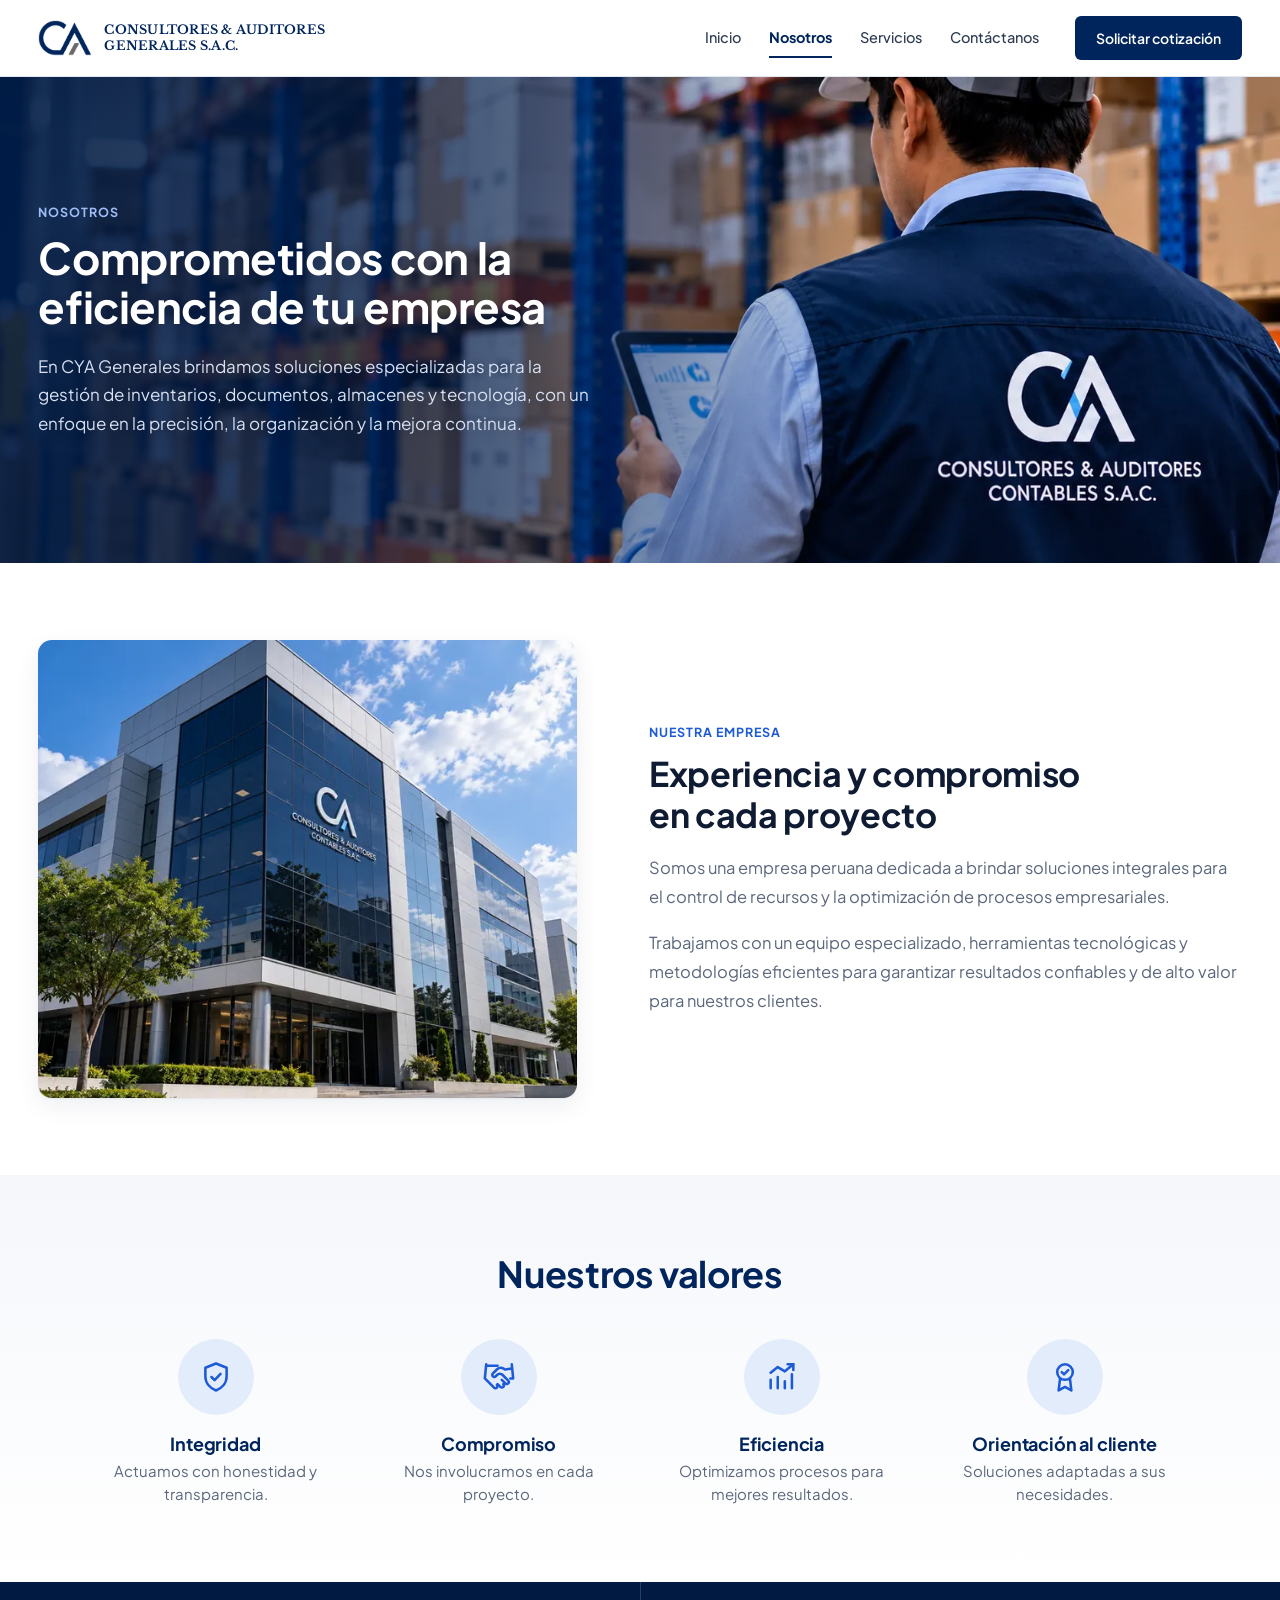
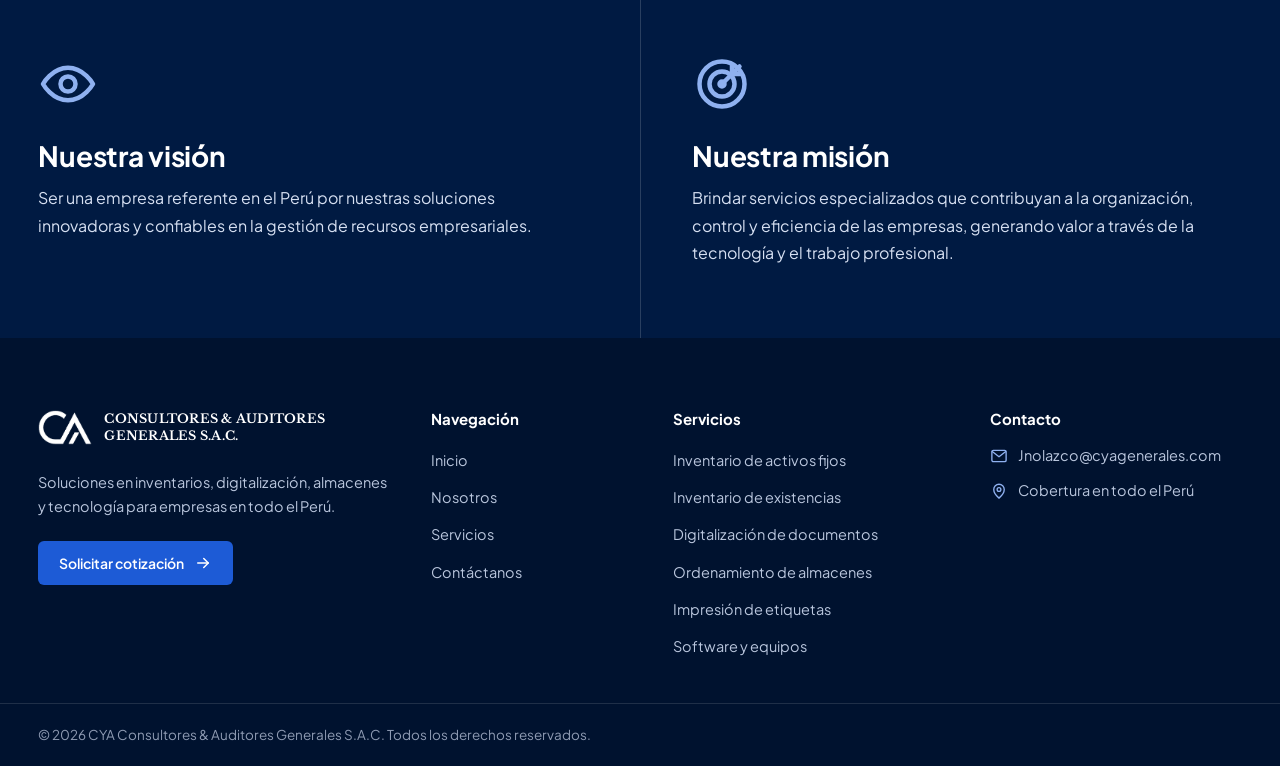
<file: nosotros.html>
<!doctype html>
<html lang="es-PE">
<head>
  <meta charset="utf-8">
  <meta name="viewport" content="width=device-width, initial-scale=1">
  <title>Nosotros | CYA Generales</title>
  <meta name="description" content="Conoce a Consultores & Auditores Generales S.A.C.: empresa peruana dedicada al control de recursos y la optimización de procesos empresariales.">
  <meta name="theme-color" content="#00255c">
  <link rel="icon" type="image/png" href="/assets/img/logo-ca.png">
  <link rel="preconnect" href="https://fonts.googleapis.com">
  <link rel="preconnect" href="https://fonts.gstatic.com" crossorigin>
  <link href="https://fonts.googleapis.com/css2?family=Libre+Baskerville:wght@700&family=Plus+Jakarta+Sans:wght@400;500;600;700&display=swap" rel="stylesheet">
  <link rel="stylesheet" href="/assets/css/styles.css?v=14">
</head>
<body>
  <svg xmlns="http://www.w3.org/2000/svg" aria-hidden="true" focusable="false" style="position:absolute;width:0;height:0;overflow:hidden">
  <symbol id="i-arrow-right" viewBox="0 0 24 24" fill="none" stroke="currentColor" stroke-width="2" stroke-linecap="round" stroke-linejoin="round"><path d="M5 12h14"/><path d="m13 6 6 6-6 6"/></symbol>
  <symbol id="i-chevron-right" viewBox="0 0 24 24" fill="none" stroke="currentColor" stroke-width="2" stroke-linecap="round" stroke-linejoin="round"><path d="m9 6 6 6-6 6"/></symbol>
  <symbol id="i-chevron-down" viewBox="0 0 24 24" fill="none" stroke="currentColor" stroke-width="2" stroke-linecap="round" stroke-linejoin="round"><path d="m6 9 6 6 6-6"/></symbol>
  <symbol id="i-menu" viewBox="0 0 24 24" fill="none" stroke="currentColor" stroke-width="2" stroke-linecap="round"><path d="M4 7h16M4 12h16M4 17h16"/></symbol>
  <symbol id="i-close" viewBox="0 0 24 24" fill="none" stroke="currentColor" stroke-width="2" stroke-linecap="round"><path d="M6 6l12 12M18 6 6 18"/></symbol>

  <symbol id="i-workflow" viewBox="0 0 24 24" fill="none" stroke="currentColor" stroke-width="1.8" stroke-linecap="round" stroke-linejoin="round"><path d="M12 2.5 21.5 12 12 21.5 2.5 12Z"/><path d="M8.5 12h7"/><path d="m13 9.5 2.5 2.5-2.5 2.5"/></symbol>
  <symbol id="i-file-text" viewBox="0 0 24 24" fill="none" stroke="currentColor" stroke-width="1.8" stroke-linecap="round" stroke-linejoin="round"><path d="M14 2.5H6.5a2 2 0 0 0-2 2v15a2 2 0 0 0 2 2h11a2 2 0 0 0 2-2V8Z"/><path d="M14 2.5V8h5.5"/><path d="M8.5 13h7M8.5 17h7M8.5 9h2"/></symbol>
  <symbol id="i-boxes" viewBox="0 0 24 24" fill="none" stroke="currentColor" stroke-width="1.8" stroke-linecap="round" stroke-linejoin="round"><rect x="8" y="2.5" width="8" height="8" rx="1.5"/><rect x="2.5" y="13.5" width="8" height="8" rx="1.5"/><rect x="13.5" y="13.5" width="8" height="8" rx="1.5"/><path d="M11 6.5h2M5.5 17.5h2M16.5 17.5h2"/></symbol>
  <symbol id="i-map-pin" viewBox="0 0 24 24" fill="none" stroke="currentColor" stroke-width="1.8" stroke-linecap="round" stroke-linejoin="round"><path d="M12 21.5s-7-6.1-7-11.5a7 7 0 0 1 14 0c0 5.4-7 11.5-7 11.5Z"/><circle cx="12" cy="10" r="2.5"/></symbol>
  <symbol id="i-clipboard" viewBox="0 0 24 24" fill="none" stroke="currentColor" stroke-width="1.8" stroke-linecap="round" stroke-linejoin="round"><rect x="4.5" y="4" width="15" height="17.5" rx="2"/><path d="M9 4V2.5h6V4"/><path d="M8.5 10h7M8.5 13.5h7M8.5 17h4"/></symbol>
  <symbol id="i-archive" viewBox="0 0 24 24" fill="none" stroke="currentColor" stroke-width="1.8" stroke-linecap="round" stroke-linejoin="round"><path d="M6 2.5h8.5L19 7v12.5a2 2 0 0 1-2 2H6a2 2 0 0 1-2-2v-15a2 2 0 0 1 2-2Z"/><path d="M14 2.5V7h5"/><rect x="8" y="11" width="8" height="6" rx="1"/><path d="M8 14h8"/></symbol>
  <symbol id="i-layout-grid" viewBox="0 0 24 24" fill="none" stroke="currentColor" stroke-width="1.8" stroke-linecap="round" stroke-linejoin="round"><circle cx="7" cy="7" r="3.5"/><circle cx="17" cy="7" r="3.5"/><circle cx="7" cy="17" r="3.5"/><rect x="13.5" y="13.5" width="7" height="7" rx="1.5"/></symbol>
  <symbol id="i-printer" viewBox="0 0 24 24" fill="none" stroke="currentColor" stroke-width="1.8" stroke-linecap="round" stroke-linejoin="round"><rect x="3" y="4" width="18" height="16" rx="2"/><path d="M7 8.5h10M7 12h10M7 15.5h6"/></symbol>
  <symbol id="i-monitor" viewBox="0 0 24 24" fill="none" stroke="currentColor" stroke-width="1.8" stroke-linecap="round" stroke-linejoin="round"><rect x="2.5" y="3.5" width="19" height="13" rx="2"/><path d="M8 21h8M12 16.5V21"/><path d="m8.5 12 2-2.5 2 1.5 3-3.5"/></symbol>
  <symbol id="i-shield" viewBox="0 0 24 24" fill="none" stroke="currentColor" stroke-width="1.8" stroke-linecap="round" stroke-linejoin="round"><path d="M12 2.5 4.5 5.5v6c0 4.7 3.2 8.4 7.5 10 4.3-1.6 7.5-5.3 7.5-10v-6Z"/><path d="m8.8 12 2.2 2.2 4.2-4.4"/></symbol>
  <symbol id="i-handshake" viewBox="0 0 24 24" fill="none" stroke="currentColor" stroke-width="1.8" stroke-linecap="round" stroke-linejoin="round"><path d="m11 17 2 2a1.4 1.4 0 0 0 2-2"/><path d="m14 14 2.5 2.5a1.4 1.4 0 0 0 2-2l-3.9-3.9a2.8 2.8 0 0 0-4 0l-.9.9a1.4 1.4 0 1 1-2-2l2.8-2.8a4 4 0 0 1 4.8-.6l.5.3a2 2 0 0 0 1.4.2L21 6"/><path d="m21 3 1 10h-2"/><path d="M3 3 2 13l6.5 6.5a1.4 1.4 0 1 0 2-2"/><path d="M3 4h8"/></symbol>
  <symbol id="i-trending" viewBox="0 0 24 24" fill="none" stroke="currentColor" stroke-width="1.8" stroke-linecap="round" stroke-linejoin="round"><path d="M4 20V14M9 20v-8M14 20v-5M19 20V10"/><path d="m4 9 5-4 5 3 6-5"/><path d="M16 3h4v4"/></symbol>
  <symbol id="i-user-check" viewBox="0 0 24 24" fill="none" stroke="currentColor" stroke-width="1.8" stroke-linecap="round" stroke-linejoin="round"><circle cx="12" cy="8.5" r="5.5"/><path d="m9.7 8.5 1.6 1.6 3-3"/><path d="M8.5 13.3 7.5 21.5l4.5-2.5 4.5 2.5-1-8.2"/></symbol>
  <symbol id="i-eye" viewBox="0 0 24 24" fill="none" stroke="currentColor" stroke-width="1.8" stroke-linecap="round" stroke-linejoin="round"><path d="M2 12s3.6-6.5 10-6.5S22 12 22 12s-3.6 6.5-10 6.5S2 12 2 12Z"/><circle cx="12" cy="12" r="3"/></symbol>
  <symbol id="i-target" viewBox="0 0 24 24" fill="none" stroke="currentColor" stroke-width="1.8" stroke-linecap="round" stroke-linejoin="round"><circle cx="12" cy="12" r="9"/><circle cx="12" cy="12" r="5"/><circle cx="12" cy="12" r="1"/><path d="m12 12 7-7M16 4.5V8h3.5"/></symbol>
  <symbol id="i-mail" viewBox="0 0 24 24" fill="none" stroke="currentColor" stroke-width="1.8" stroke-linecap="round" stroke-linejoin="round"><rect x="2.5" y="4.5" width="19" height="15" rx="2"/><path d="m3 6 9 7 9-7"/></symbol>
  <symbol id="i-users" viewBox="0 0 24 24" fill="none" stroke="currentColor" stroke-width="1.8" stroke-linecap="round" stroke-linejoin="round"><path d="M12 2.5 4.5 5.5v6c0 4.7 3.2 8.4 7.5 10 4.3-1.6 7.5-5.3 7.5-10v-6Z"/><circle cx="12" cy="10" r="2.5"/><path d="M8 16.5a4 4 0 0 1 8 0"/></symbol>
  <symbol id="i-cpu" viewBox="0 0 24 24" fill="none" stroke="currentColor" stroke-width="1.8" stroke-linecap="round" stroke-linejoin="round"><rect x="3.5" y="3.5" width="17" height="17" rx="2"/><path d="m8 15 3-3-3-3"/><path d="M13 15h3"/></symbol>
  <symbol id="i-layers" viewBox="0 0 24 24" fill="none" stroke="currentColor" stroke-width="1.8" stroke-linecap="round" stroke-linejoin="round"><circle cx="7" cy="7" r="3"/><circle cx="17" cy="7" r="3"/><circle cx="7" cy="17" r="3"/><circle cx="17" cy="17" r="3"/><path d="M10 7h4M7 10v4M17 10v4M10 17h4"/></symbol>
  <symbol id="i-check-circle" viewBox="0 0 24 24" fill="none" stroke="currentColor" stroke-width="2" stroke-linecap="round" stroke-linejoin="round"><circle cx="12" cy="12" r="9"/><path d="m8 12 3 3 5-6"/></symbol>
  <symbol id="i-alert" viewBox="0 0 24 24" fill="none" stroke="currentColor" stroke-width="2" stroke-linecap="round" stroke-linejoin="round"><circle cx="12" cy="12" r="9"/><path d="M12 7.5v5.5M12 16.5h.01"/></symbol>
</svg>
  <a class="skip-link" href="#contenido">Saltar al contenido</a>

  <header class="site-header">
    <div class="container header-inner">
      <a class="brand" href="/" aria-label="CYA Consultores & Auditores Generales S.A.C. — Inicio">
        <img src="/assets/img/logo-ca.png" alt="" width="143" height="93">
        <span class="brand-name" aria-hidden="true"><span>Consultores &amp; Auditores</span><span>Generales S.A.C.</span></span>
      </a>
      <button class="nav-toggle" type="button" aria-controls="main-nav" aria-expanded="false" aria-label="Abrir menú">
        <svg class="icon" aria-hidden="true"><use href="#i-menu"/></svg>
      </button>
      <nav class="main-nav" id="main-nav" aria-label="Principal">
        <ul class="nav-list">
          <li><a href="/">Inicio</a></li>
          <li><a href="/nosotros" aria-current="page">Nosotros</a></li>
          <li><a href="/servicios">Servicios</a></li>
          <li><a href="/contactanos">Contáctanos</a></li>
        </ul>
        <a class="btn btn-navy header-cta" href="/contactanos">Solicitar cotización</a>
      </nav>
    </div>
  </header>

  <main id="contenido">
    <section class="hero hero-home hero-page">
      <div class="hero-media">
        <img src="/assets/img/consultor-cya-casco-tablet-almacen.webp"
             srcset="/assets/img/consultor-cya-casco-tablet-almacen-960.webp 960w, /assets/img/consultor-cya-casco-tablet-almacen.webp 1672w"
             sizes="100vw" alt="Consultor de CYA con casco y tablet revisando inventario en un almacén" width="1672" height="941" fetchpriority="high">
      </div>
      <div class="container hero-inner">
        <div class="hero-content reveal">
          <span class="eyebrow on-dark">Nosotros</span>
          <h1>Comprometidos con la eficiencia de tu empresa</h1>
          <p class="lead">En CYA Generales brindamos soluciones especializadas para la gestión de inventarios, documentos, almacenes y tecnología, con un enfoque en la precisión, la organización y la mejora continua.</p>
        </div>
      </div>
    </section>

    <section class="section" aria-labelledby="empresa-title">
      <div class="container about-grid">
        <div class="about-media">
          <img src="/assets/img/edificio-corporativo-cya.webp"
               srcset="/assets/img/edificio-corporativo-cya-640.webp 640w, /assets/img/edificio-corporativo-cya.webp 1000w"
               sizes="(max-width: 960px) 100vw, 45vw" alt="Edificio corporativo de CYA Consultores y Auditores Generales" width="1000" height="914" loading="lazy">
        </div>
        <div class="about-copy">
          <span class="eyebrow">Nuestra empresa</span>
          <h2 id="empresa-title">Experiencia y compromiso en cada proyecto</h2>
          <p>Somos una empresa peruana dedicada a brindar soluciones integrales para el control de recursos y la optimización de procesos empresariales.</p>
          <p>Trabajamos con un equipo especializado, herramientas tecnológicas y metodologías eficientes para garantizar resultados confiables y de alto valor para nuestros clientes.</p>
        </div>
      </div>
    </section>

    <section class="section values" aria-labelledby="valores-title">
      <div class="container">
        <div class="section-head center">
          <h2 id="valores-title">Nuestros valores</h2>
        </div>
        <ul class="values-grid">
          <li class="value">
            <span class="icon-badge"><svg class="icon" aria-hidden="true"><use href="#i-shield"/></svg></span>
            <h3>Integridad</h3>
            <p>Actuamos con honestidad y transparencia.</p>
          </li>
          <li class="value">
            <span class="icon-badge"><svg class="icon" aria-hidden="true"><use href="#i-handshake"/></svg></span>
            <h3>Compromiso</h3>
            <p>Nos involucramos en cada proyecto.</p>
          </li>
          <li class="value">
            <span class="icon-badge"><svg class="icon" aria-hidden="true"><use href="#i-trending"/></svg></span>
            <h3>Eficiencia</h3>
            <p>Optimizamos procesos para mejores resultados.</p>
          </li>
          <li class="value">
            <span class="icon-badge"><svg class="icon" aria-hidden="true"><use href="#i-user-check"/></svg></span>
            <h3>Orientación al cliente</h3>
            <p>Soluciones adaptadas a sus necesidades.</p>
          </li>
        </ul>
      </div>
    </section>

    <section class="mv-band" aria-label="Visión y misión">
      <div class="container mv-grid">
        <div class="mv-item">
          <svg class="icon" aria-hidden="true"><use href="#i-eye"/></svg>
          <h2>Nuestra visión</h2>
          <p>Ser una empresa referente en el Perú por nuestras soluciones innovadoras y confiables en la gestión de recursos empresariales.</p>
        </div>
        <div class="mv-item">
          <svg class="icon" aria-hidden="true"><use href="#i-target"/></svg>
          <h2>Nuestra misión</h2>
          <p>Brindar servicios especializados que contribuyan a la organización, control y eficiencia de las empresas, generando valor a través de la tecnología y el trabajo profesional.</p>
        </div>
      </div>
    </section>
  </main>

  <footer class="site-footer">
    <div class="container footer-grid">
      <div class="footer-brand">
        <a class="brand brand-light" href="/" aria-label="CYA Consultores & Auditores Generales S.A.C. — Inicio">
          <img src="/assets/img/logo-ca.png" alt="" width="143" height="93">
          <span class="brand-name" aria-hidden="true"><span>Consultores &amp; Auditores</span><span>Generales S.A.C.</span></span>
        </a>
        <p>Soluciones en inventarios, digitalización, almacenes y tecnología para empresas en todo el Perú.</p>
        <a class="btn btn-primary footer-cta" href="/contactanos">Solicitar cotización <svg class="icon" aria-hidden="true"><use href="#i-arrow-right"/></svg></a>
      </div>
      <nav class="footer-col footer-col-nav" aria-label="Navegación del sitio">
        <h2>Navegación</h2>
        <ul>
          <li><a href="/">Inicio</a></li>
          <li><a href="/nosotros">Nosotros</a></li>
          <li><a href="/servicios">Servicios</a></li>
          <li><a href="/contactanos">Contáctanos</a></li>
        </ul>
      </nav>
      <nav class="footer-col" aria-label="Servicios">
        <h2>Servicios</h2>
        <ul>
          <li><a href="/servicios#activos-fijos">Inventario de activos fijos</a></li>
          <li><a href="/servicios#existencias">Inventario de existencias</a></li>
          <li><a href="/servicios#digitalizacion">Digitalización de documentos</a></li>
          <li><a href="/servicios#almacenes">Ordenamiento de almacenes</a></li>
          <li><a href="/servicios#etiquetas">Impresión de etiquetas</a></li>
          <li><a href="/servicios#software">Software y equipos</a></li>
        </ul>
      </nav>
      <div class="footer-col">
        <h2>Contacto</h2>
        <ul class="footer-contact">
          <li><svg class="icon" aria-hidden="true"><use href="#i-mail"/></svg><a href="mailto:Jnolazco@cyagenerales.com">Jnolazco@cyagenerales.com</a></li>
          <li><svg class="icon" aria-hidden="true"><use href="#i-map-pin"/></svg><span>Cobertura en todo el Perú</span></li>
        </ul>
      </div>
    </div>
    <div class="container footer-bottom">
      <p>© <span id="year">2026</span> CYA Consultores &amp; Auditores Generales S.A.C. Todos los derechos reservados.</p>
    </div>
  </footer>

  <script src="/assets/js/main.js?v=3" defer></script>
</body>
</html>
</file>
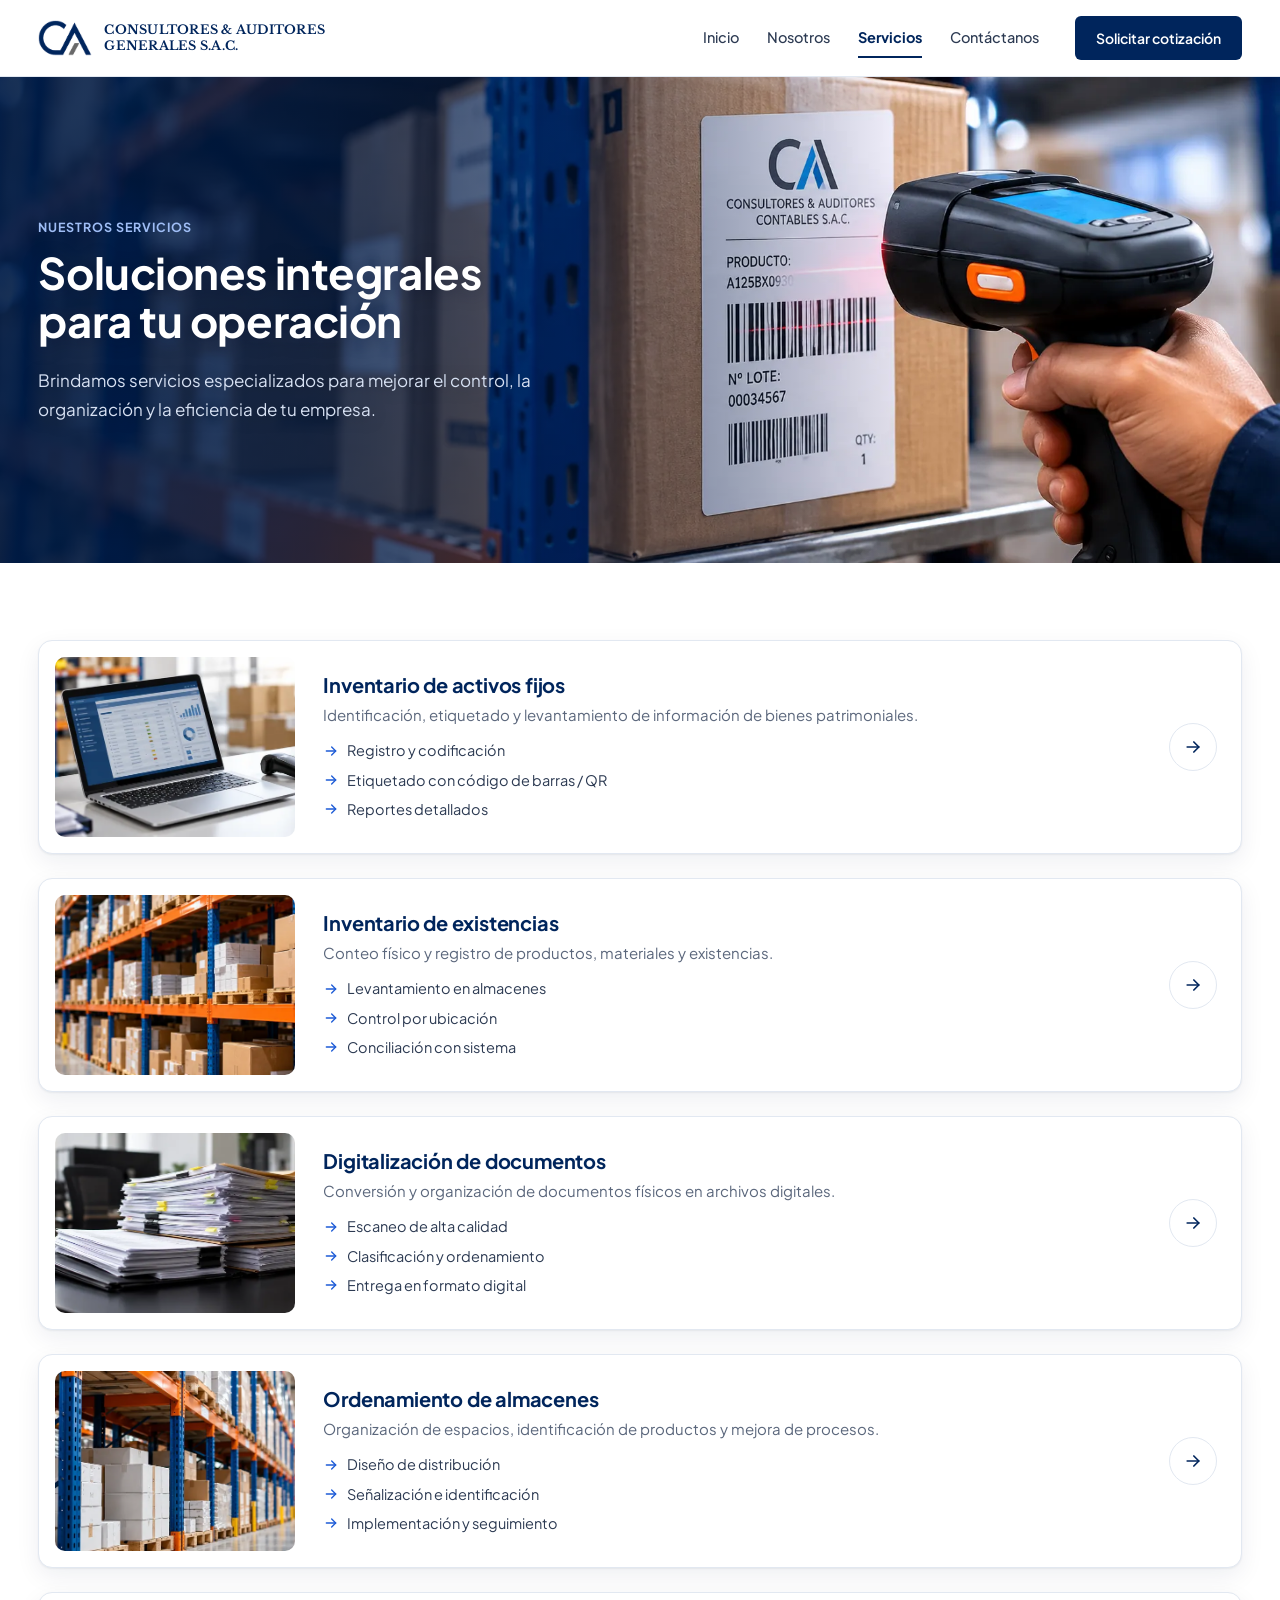
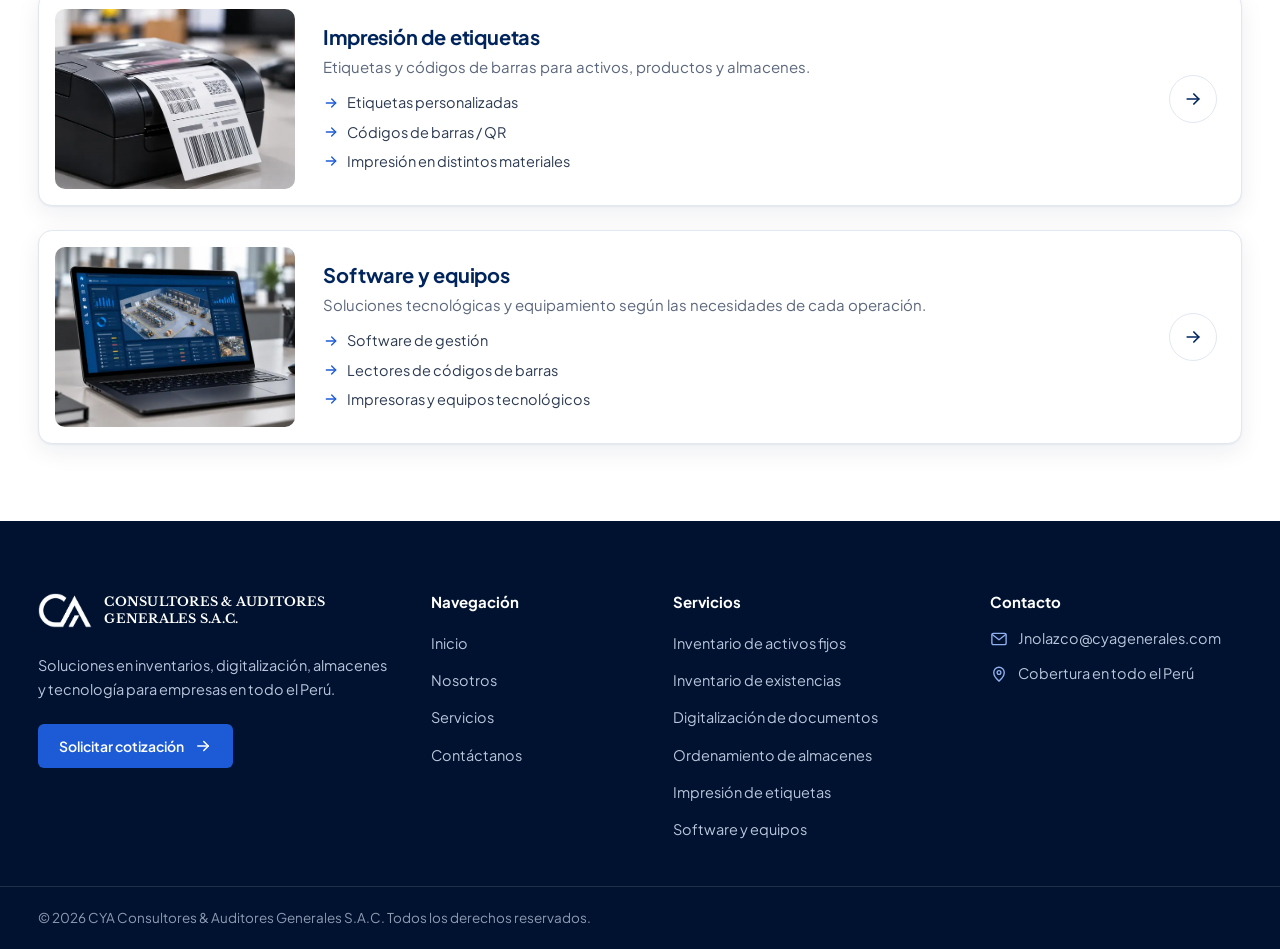
<file: servicios.html>
<!doctype html>
<html lang="es-PE">
<head>
  <meta charset="utf-8">
  <meta name="viewport" content="width=device-width, initial-scale=1">
  <title>Servicios | CYA Generales</title>
  <meta name="description" content="Inventario de activos fijos y existencias, digitalización de documentos, ordenamiento de almacenes, impresión de etiquetas, software y equipos en todo el Perú.">
  <meta name="theme-color" content="#00255c">
  <link rel="icon" type="image/png" href="/assets/img/logo-ca.png">
  <link rel="preconnect" href="https://fonts.googleapis.com">
  <link rel="preconnect" href="https://fonts.gstatic.com" crossorigin>
  <link href="https://fonts.googleapis.com/css2?family=Libre+Baskerville:wght@700&family=Plus+Jakarta+Sans:wght@400;500;600;700&display=swap" rel="stylesheet">
  <link rel="stylesheet" href="/assets/css/styles.css?v=14">
</head>
<body>
  <svg xmlns="http://www.w3.org/2000/svg" aria-hidden="true" focusable="false" style="position:absolute;width:0;height:0;overflow:hidden">
  <symbol id="i-arrow-right" viewBox="0 0 24 24" fill="none" stroke="currentColor" stroke-width="2" stroke-linecap="round" stroke-linejoin="round"><path d="M5 12h14"/><path d="m13 6 6 6-6 6"/></symbol>
  <symbol id="i-chevron-right" viewBox="0 0 24 24" fill="none" stroke="currentColor" stroke-width="2" stroke-linecap="round" stroke-linejoin="round"><path d="m9 6 6 6-6 6"/></symbol>
  <symbol id="i-chevron-down" viewBox="0 0 24 24" fill="none" stroke="currentColor" stroke-width="2" stroke-linecap="round" stroke-linejoin="round"><path d="m6 9 6 6 6-6"/></symbol>
  <symbol id="i-menu" viewBox="0 0 24 24" fill="none" stroke="currentColor" stroke-width="2" stroke-linecap="round"><path d="M4 7h16M4 12h16M4 17h16"/></symbol>
  <symbol id="i-close" viewBox="0 0 24 24" fill="none" stroke="currentColor" stroke-width="2" stroke-linecap="round"><path d="M6 6l12 12M18 6 6 18"/></symbol>

  <symbol id="i-workflow" viewBox="0 0 24 24" fill="none" stroke="currentColor" stroke-width="1.8" stroke-linecap="round" stroke-linejoin="round"><path d="M12 2.5 21.5 12 12 21.5 2.5 12Z"/><path d="M8.5 12h7"/><path d="m13 9.5 2.5 2.5-2.5 2.5"/></symbol>
  <symbol id="i-file-text" viewBox="0 0 24 24" fill="none" stroke="currentColor" stroke-width="1.8" stroke-linecap="round" stroke-linejoin="round"><path d="M14 2.5H6.5a2 2 0 0 0-2 2v15a2 2 0 0 0 2 2h11a2 2 0 0 0 2-2V8Z"/><path d="M14 2.5V8h5.5"/><path d="M8.5 13h7M8.5 17h7M8.5 9h2"/></symbol>
  <symbol id="i-boxes" viewBox="0 0 24 24" fill="none" stroke="currentColor" stroke-width="1.8" stroke-linecap="round" stroke-linejoin="round"><rect x="8" y="2.5" width="8" height="8" rx="1.5"/><rect x="2.5" y="13.5" width="8" height="8" rx="1.5"/><rect x="13.5" y="13.5" width="8" height="8" rx="1.5"/><path d="M11 6.5h2M5.5 17.5h2M16.5 17.5h2"/></symbol>
  <symbol id="i-map-pin" viewBox="0 0 24 24" fill="none" stroke="currentColor" stroke-width="1.8" stroke-linecap="round" stroke-linejoin="round"><path d="M12 21.5s-7-6.1-7-11.5a7 7 0 0 1 14 0c0 5.4-7 11.5-7 11.5Z"/><circle cx="12" cy="10" r="2.5"/></symbol>
  <symbol id="i-clipboard" viewBox="0 0 24 24" fill="none" stroke="currentColor" stroke-width="1.8" stroke-linecap="round" stroke-linejoin="round"><rect x="4.5" y="4" width="15" height="17.5" rx="2"/><path d="M9 4V2.5h6V4"/><path d="M8.5 10h7M8.5 13.5h7M8.5 17h4"/></symbol>
  <symbol id="i-archive" viewBox="0 0 24 24" fill="none" stroke="currentColor" stroke-width="1.8" stroke-linecap="round" stroke-linejoin="round"><path d="M6 2.5h8.5L19 7v12.5a2 2 0 0 1-2 2H6a2 2 0 0 1-2-2v-15a2 2 0 0 1 2-2Z"/><path d="M14 2.5V7h5"/><rect x="8" y="11" width="8" height="6" rx="1"/><path d="M8 14h8"/></symbol>
  <symbol id="i-layout-grid" viewBox="0 0 24 24" fill="none" stroke="currentColor" stroke-width="1.8" stroke-linecap="round" stroke-linejoin="round"><circle cx="7" cy="7" r="3.5"/><circle cx="17" cy="7" r="3.5"/><circle cx="7" cy="17" r="3.5"/><rect x="13.5" y="13.5" width="7" height="7" rx="1.5"/></symbol>
  <symbol id="i-printer" viewBox="0 0 24 24" fill="none" stroke="currentColor" stroke-width="1.8" stroke-linecap="round" stroke-linejoin="round"><rect x="3" y="4" width="18" height="16" rx="2"/><path d="M7 8.5h10M7 12h10M7 15.5h6"/></symbol>
  <symbol id="i-monitor" viewBox="0 0 24 24" fill="none" stroke="currentColor" stroke-width="1.8" stroke-linecap="round" stroke-linejoin="round"><rect x="2.5" y="3.5" width="19" height="13" rx="2"/><path d="M8 21h8M12 16.5V21"/><path d="m8.5 12 2-2.5 2 1.5 3-3.5"/></symbol>
  <symbol id="i-shield" viewBox="0 0 24 24" fill="none" stroke="currentColor" stroke-width="1.8" stroke-linecap="round" stroke-linejoin="round"><path d="M12 2.5 4.5 5.5v6c0 4.7 3.2 8.4 7.5 10 4.3-1.6 7.5-5.3 7.5-10v-6Z"/><path d="m8.8 12 2.2 2.2 4.2-4.4"/></symbol>
  <symbol id="i-handshake" viewBox="0 0 24 24" fill="none" stroke="currentColor" stroke-width="1.8" stroke-linecap="round" stroke-linejoin="round"><path d="m11 17 2 2a1.4 1.4 0 0 0 2-2"/><path d="m14 14 2.5 2.5a1.4 1.4 0 0 0 2-2l-3.9-3.9a2.8 2.8 0 0 0-4 0l-.9.9a1.4 1.4 0 1 1-2-2l2.8-2.8a4 4 0 0 1 4.8-.6l.5.3a2 2 0 0 0 1.4.2L21 6"/><path d="m21 3 1 10h-2"/><path d="M3 3 2 13l6.5 6.5a1.4 1.4 0 1 0 2-2"/><path d="M3 4h8"/></symbol>
  <symbol id="i-trending" viewBox="0 0 24 24" fill="none" stroke="currentColor" stroke-width="1.8" stroke-linecap="round" stroke-linejoin="round"><path d="M4 20V14M9 20v-8M14 20v-5M19 20V10"/><path d="m4 9 5-4 5 3 6-5"/><path d="M16 3h4v4"/></symbol>
  <symbol id="i-user-check" viewBox="0 0 24 24" fill="none" stroke="currentColor" stroke-width="1.8" stroke-linecap="round" stroke-linejoin="round"><circle cx="12" cy="8.5" r="5.5"/><path d="m9.7 8.5 1.6 1.6 3-3"/><path d="M8.5 13.3 7.5 21.5l4.5-2.5 4.5 2.5-1-8.2"/></symbol>
  <symbol id="i-eye" viewBox="0 0 24 24" fill="none" stroke="currentColor" stroke-width="1.8" stroke-linecap="round" stroke-linejoin="round"><path d="M2 12s3.6-6.5 10-6.5S22 12 22 12s-3.6 6.5-10 6.5S2 12 2 12Z"/><circle cx="12" cy="12" r="3"/></symbol>
  <symbol id="i-target" viewBox="0 0 24 24" fill="none" stroke="currentColor" stroke-width="1.8" stroke-linecap="round" stroke-linejoin="round"><circle cx="12" cy="12" r="9"/><circle cx="12" cy="12" r="5"/><circle cx="12" cy="12" r="1"/><path d="m12 12 7-7M16 4.5V8h3.5"/></symbol>
  <symbol id="i-mail" viewBox="0 0 24 24" fill="none" stroke="currentColor" stroke-width="1.8" stroke-linecap="round" stroke-linejoin="round"><rect x="2.5" y="4.5" width="19" height="15" rx="2"/><path d="m3 6 9 7 9-7"/></symbol>
  <symbol id="i-users" viewBox="0 0 24 24" fill="none" stroke="currentColor" stroke-width="1.8" stroke-linecap="round" stroke-linejoin="round"><path d="M12 2.5 4.5 5.5v6c0 4.7 3.2 8.4 7.5 10 4.3-1.6 7.5-5.3 7.5-10v-6Z"/><circle cx="12" cy="10" r="2.5"/><path d="M8 16.5a4 4 0 0 1 8 0"/></symbol>
  <symbol id="i-cpu" viewBox="0 0 24 24" fill="none" stroke="currentColor" stroke-width="1.8" stroke-linecap="round" stroke-linejoin="round"><rect x="3.5" y="3.5" width="17" height="17" rx="2"/><path d="m8 15 3-3-3-3"/><path d="M13 15h3"/></symbol>
  <symbol id="i-layers" viewBox="0 0 24 24" fill="none" stroke="currentColor" stroke-width="1.8" stroke-linecap="round" stroke-linejoin="round"><circle cx="7" cy="7" r="3"/><circle cx="17" cy="7" r="3"/><circle cx="7" cy="17" r="3"/><circle cx="17" cy="17" r="3"/><path d="M10 7h4M7 10v4M17 10v4M10 17h4"/></symbol>
  <symbol id="i-check-circle" viewBox="0 0 24 24" fill="none" stroke="currentColor" stroke-width="2" stroke-linecap="round" stroke-linejoin="round"><circle cx="12" cy="12" r="9"/><path d="m8 12 3 3 5-6"/></symbol>
  <symbol id="i-alert" viewBox="0 0 24 24" fill="none" stroke="currentColor" stroke-width="2" stroke-linecap="round" stroke-linejoin="round"><circle cx="12" cy="12" r="9"/><path d="M12 7.5v5.5M12 16.5h.01"/></symbol>
</svg>
  <a class="skip-link" href="#contenido">Saltar al contenido</a>

  <header class="site-header">
    <div class="container header-inner">
      <a class="brand" href="/" aria-label="CYA Consultores & Auditores Generales S.A.C. — Inicio">
        <img src="/assets/img/logo-ca.png" alt="" width="143" height="93">
        <span class="brand-name" aria-hidden="true"><span>Consultores &amp; Auditores</span><span>Generales S.A.C.</span></span>
      </a>
      <button class="nav-toggle" type="button" aria-controls="main-nav" aria-expanded="false" aria-label="Abrir menú">
        <svg class="icon" aria-hidden="true"><use href="#i-menu"/></svg>
      </button>
      <nav class="main-nav" id="main-nav" aria-label="Principal">
        <ul class="nav-list">
          <li><a href="/">Inicio</a></li>
          <li><a href="/nosotros">Nosotros</a></li>
          <li><a href="/servicios" aria-current="page">Servicios</a></li>
          <li><a href="/contactanos">Contáctanos</a></li>
        </ul>
        <a class="btn btn-navy header-cta" href="/contactanos">Solicitar cotización</a>
      </nav>
    </div>
  </header>

  <main id="contenido">
    <section class="hero hero-home hero-page hero-servicios">
      <div class="hero-media">
        <img src="/assets/img/lector-codigo-barras-etiqueta-inventario-cya.webp"
             srcset="/assets/img/lector-codigo-barras-etiqueta-inventario-cya-1000.webp 1000w, /assets/img/lector-codigo-barras-etiqueta-inventario-cya.webp 2000w"
             sizes="100vw" alt="Lector de código de barras escaneando la etiqueta de inventario de CYA en un almacén" width="2000" height="719" fetchpriority="high">
      </div>
      <div class="container hero-inner">
        <div class="hero-content reveal">
          <span class="eyebrow on-dark">Nuestros servicios</span>
          <h1>Soluciones integrales para tu operación</h1>
          <p class="lead">Brindamos servicios especializados para mejorar el control, la organización y la eficiencia de tu empresa.</p>
        </div>
      </div>
    </section>

    <section class="section">
      <div class="container service-list">

        <article class="service-row" id="activos-fijos">
          <div class="media"><img src="/assets/img/inventario-activos-fijos.webp" alt="Registro de activos fijos en laptop con sistema de inventario" width="800" height="411" loading="lazy"></div>
          <div class="content">
            <div>
              <h2>Inventario de activos fijos</h2>
              <p>Identificación, etiquetado y levantamiento de información de bienes patrimoniales.</p>
              <ul class="bullets">
                <li><svg class="icon" aria-hidden="true"><use href="#i-arrow-right"/></svg>Registro y codificación</li>
                <li><svg class="icon" aria-hidden="true"><use href="#i-arrow-right"/></svg>Etiquetado con código de barras / QR</li>
                <li><svg class="icon" aria-hidden="true"><use href="#i-arrow-right"/></svg>Reportes detallados</li>
              </ul>
            </div>
          </div>
          <a class="round-link" href="/contactanos?servicio=activos-fijos" aria-label="Cotizar inventario de activos fijos"><svg class="icon" aria-hidden="true"><use href="#i-arrow-right"/></svg></a>
        </article>

        <article class="service-row" id="existencias">
          <div class="media"><img src="/assets/img/inventario-existencias-almacen.webp" alt="Estanterías de almacén con existencias inventariadas" width="800" height="400" loading="lazy"></div>
          <div class="content">
            <div>
              <h2>Inventario de existencias</h2>
              <p>Conteo físico y registro de productos, materiales y existencias.</p>
              <ul class="bullets">
                <li><svg class="icon" aria-hidden="true"><use href="#i-arrow-right"/></svg>Levantamiento en almacenes</li>
                <li><svg class="icon" aria-hidden="true"><use href="#i-arrow-right"/></svg>Control por ubicación</li>
                <li><svg class="icon" aria-hidden="true"><use href="#i-arrow-right"/></svg>Conciliación con sistema</li>
              </ul>
            </div>
          </div>
          <a class="round-link" href="/contactanos?servicio=existencias" aria-label="Cotizar inventario de existencias"><svg class="icon" aria-hidden="true"><use href="#i-arrow-right"/></svg></a>
        </article>

        <article class="service-row" id="digitalizacion">
          <div class="media"><img src="/assets/img/digitalizacion-documentos.webp" alt="Documentos físicos listos para digitalización" width="800" height="411" loading="lazy"></div>
          <div class="content">
            <div>
              <h2>Digitalización de documentos</h2>
              <p>Conversión y organización de documentos físicos en archivos digitales.</p>
              <ul class="bullets">
                <li><svg class="icon" aria-hidden="true"><use href="#i-arrow-right"/></svg>Escaneo de alta calidad</li>
                <li><svg class="icon" aria-hidden="true"><use href="#i-arrow-right"/></svg>Clasificación y ordenamiento</li>
                <li><svg class="icon" aria-hidden="true"><use href="#i-arrow-right"/></svg>Entrega en formato digital</li>
              </ul>
            </div>
          </div>
          <a class="round-link" href="/contactanos?servicio=digitalizacion" aria-label="Cotizar digitalización de documentos"><svg class="icon" aria-hidden="true"><use href="#i-arrow-right"/></svg></a>
        </article>

        <article class="service-row" id="almacenes">
          <div class="media"><img src="/assets/img/ordenamiento-almacenes.webp" alt="Pasillo de almacén ordenado y señalizado" width="800" height="411" loading="lazy"></div>
          <div class="content">
            <div>
              <h2>Ordenamiento de almacenes</h2>
              <p>Organización de espacios, identificación de productos y mejora de procesos.</p>
              <ul class="bullets">
                <li><svg class="icon" aria-hidden="true"><use href="#i-arrow-right"/></svg>Diseño de distribución</li>
                <li><svg class="icon" aria-hidden="true"><use href="#i-arrow-right"/></svg>Señalización e identificación</li>
                <li><svg class="icon" aria-hidden="true"><use href="#i-arrow-right"/></svg>Implementación y seguimiento</li>
              </ul>
            </div>
          </div>
          <a class="round-link" href="/contactanos?servicio=almacenes" aria-label="Cotizar ordenamiento de almacenes"><svg class="icon" aria-hidden="true"><use href="#i-arrow-right"/></svg></a>
        </article>

        <article class="service-row" id="etiquetas">
          <div class="media"><img src="/assets/img/impresion-etiquetas-codigo-barras.webp" alt="Impresora de etiquetas con códigos de barras" width="800" height="411" loading="lazy"></div>
          <div class="content">
            <div>
              <h2>Impresión de etiquetas</h2>
              <p>Etiquetas y códigos de barras para activos, productos y almacenes.</p>
              <ul class="bullets">
                <li><svg class="icon" aria-hidden="true"><use href="#i-arrow-right"/></svg>Etiquetas personalizadas</li>
                <li><svg class="icon" aria-hidden="true"><use href="#i-arrow-right"/></svg>Códigos de barras / QR</li>
                <li><svg class="icon" aria-hidden="true"><use href="#i-arrow-right"/></svg>Impresión en distintos materiales</li>
              </ul>
            </div>
          </div>
          <a class="round-link" href="/contactanos?servicio=etiquetas" aria-label="Cotizar impresión de etiquetas"><svg class="icon" aria-hidden="true"><use href="#i-arrow-right"/></svg></a>
        </article>

        <article class="service-row" id="software">
          <div class="media"><img src="/assets/img/software-equipos-inventario.webp" alt="Computadora y equipos tecnológicos para gestión de inventarios" width="800" height="450" loading="lazy"></div>
          <div class="content">
            <div>
              <h2>Software y equipos</h2>
              <p>Soluciones tecnológicas y equipamiento según las necesidades de cada operación.</p>
              <ul class="bullets">
                <li><svg class="icon" aria-hidden="true"><use href="#i-arrow-right"/></svg>Software de gestión</li>
                <li><svg class="icon" aria-hidden="true"><use href="#i-arrow-right"/></svg>Lectores de códigos de barras</li>
                <li><svg class="icon" aria-hidden="true"><use href="#i-arrow-right"/></svg>Impresoras y equipos tecnológicos</li>
              </ul>
            </div>
          </div>
          <a class="round-link" href="/contactanos?servicio=software" aria-label="Cotizar software y equipos"><svg class="icon" aria-hidden="true"><use href="#i-arrow-right"/></svg></a>
        </article>

      </div>
    </section>
  </main>

  <footer class="site-footer">
    <div class="container footer-grid">
      <div class="footer-brand">
        <a class="brand brand-light" href="/" aria-label="CYA Consultores & Auditores Generales S.A.C. — Inicio">
          <img src="/assets/img/logo-ca.png" alt="" width="143" height="93">
          <span class="brand-name" aria-hidden="true"><span>Consultores &amp; Auditores</span><span>Generales S.A.C.</span></span>
        </a>
        <p>Soluciones en inventarios, digitalización, almacenes y tecnología para empresas en todo el Perú.</p>
        <a class="btn btn-primary footer-cta" href="/contactanos">Solicitar cotización <svg class="icon" aria-hidden="true"><use href="#i-arrow-right"/></svg></a>
      </div>
      <nav class="footer-col footer-col-nav" aria-label="Navegación del sitio">
        <h2>Navegación</h2>
        <ul>
          <li><a href="/">Inicio</a></li>
          <li><a href="/nosotros">Nosotros</a></li>
          <li><a href="/servicios">Servicios</a></li>
          <li><a href="/contactanos">Contáctanos</a></li>
        </ul>
      </nav>
      <nav class="footer-col" aria-label="Servicios">
        <h2>Servicios</h2>
        <ul>
          <li><a href="/servicios#activos-fijos">Inventario de activos fijos</a></li>
          <li><a href="/servicios#existencias">Inventario de existencias</a></li>
          <li><a href="/servicios#digitalizacion">Digitalización de documentos</a></li>
          <li><a href="/servicios#almacenes">Ordenamiento de almacenes</a></li>
          <li><a href="/servicios#etiquetas">Impresión de etiquetas</a></li>
          <li><a href="/servicios#software">Software y equipos</a></li>
        </ul>
      </nav>
      <div class="footer-col">
        <h2>Contacto</h2>
        <ul class="footer-contact">
          <li><svg class="icon" aria-hidden="true"><use href="#i-mail"/></svg><a href="mailto:Jnolazco@cyagenerales.com">Jnolazco@cyagenerales.com</a></li>
          <li><svg class="icon" aria-hidden="true"><use href="#i-map-pin"/></svg><span>Cobertura en todo el Perú</span></li>
        </ul>
      </div>
    </div>
    <div class="container footer-bottom">
      <p>© <span id="year">2026</span> CYA Consultores &amp; Auditores Generales S.A.C. Todos los derechos reservados.</p>
    </div>
  </footer>

  <script src="/assets/js/main.js?v=3" defer></script>
</body>
</html>
</file>
<file: assets/css/styles.css>
/* =========================================================
   CYA Consultores & Auditores Generales S.A.C.
   ========================================================= */

:root {
  /* Brand */
  --navy-950: #00122f;
  --navy-900: #001a42;
  --navy-800: #00255c;           /* logo navy */
  --navy-700: #0b3577;
  --blue-600: #1d5bd6;           /* primary action */
  --blue-700: #1649b0;
  --blue-50:  #eef3fc;
  --gray-logo: #6b6b6b;          /* logo gray */

  /* Neutrals */
  --ink: #0e1b33;
  --text: #2c3a52;
  --muted: #5b677c;
  --line: #e2e8f1;
  --surface: #f5f7fb;
  --white: #ffffff;

  /* Feedback */
  --success: #137a4b;
  --error: #b42318;

  /* Type */
  --font-sans: "Plus Jakarta Sans", system-ui, -apple-system, "Segoe UI", Roboto, sans-serif;
  --font-brand: "Libre Baskerville", Georgia, "Times New Roman", serif;

  /* Layout */
  --container: 1760px;
  --gutter: clamp(16px, 3vw, 40px);
  --radius-sm: 6px;
  --radius: 10px;
  --radius-lg: 14px;
  --header-h: 76px;

  --shadow-card: 0 1px 2px rgba(0, 26, 66, .06), 0 8px 24px rgba(0, 26, 66, .07);
  --shadow-float: 0 24px 60px rgba(0, 18, 47, .28);

  --ease: cubic-bezier(.2, .7, .2, 1);
}

/* ---------- Base ---------- */
*, *::before, *::after { box-sizing: border-box; }
html { -webkit-text-size-adjust: 100%; scroll-behavior: smooth; }
body {
  margin: 0;
  font-family: var(--font-sans);
  font-size: 16px;
  line-height: 1.6;
  color: var(--text);
  background: var(--white);
  -webkit-font-smoothing: antialiased;
}
img { max-width: 100%; height: auto; display: block; }
a { color: inherit; text-decoration: none; }
h1, h2, h3, h4 { color: var(--ink); margin: 0; line-height: 1.2; font-weight: 700; letter-spacing: -0.01em; text-wrap: balance; }
p { margin: 0; }
ul { margin: 0; padding: 0; list-style: none; }
button, input, select, textarea { font: inherit; color: inherit; }
:focus-visible { outline: 3px solid var(--blue-600); outline-offset: 3px; border-radius: 4px; }

.container { width: 100%; max-width: var(--container); margin-inline: auto; padding-inline: var(--gutter); }
.icon { width: 24px; height: 24px; flex: none; }
.icon-sm { width: 16px; height: 16px; }
.sr-only { position: absolute; width: 1px; height: 1px; padding: 0; margin: -1px; overflow: hidden; clip: rect(0 0 0 0); white-space: nowrap; border: 0; }

.skip-link {
  position: absolute; left: 16px; top: -60px; z-index: 1000;
  background: var(--navy-800); color: var(--white);
  padding: 10px 16px; border-radius: var(--radius-sm); font-weight: 600;
}
.skip-link:focus { top: 12px; }

/* ---------- Buttons ---------- */
.btn {
  display: inline-flex; align-items: center; justify-content: center; gap: 10px;
  min-height: 48px; padding: 12px 24px;
  border: 1.5px solid transparent; border-radius: var(--radius-sm);
  font-size: 15px; font-weight: 600; line-height: 1.2;
  cursor: pointer; touch-action: manipulation;
  transition: background-color .2s var(--ease), color .2s var(--ease), border-color .2s var(--ease), box-shadow .2s var(--ease);
}
.btn .icon { width: 18px; height: 18px; transition: transform .2s var(--ease); }
.btn:hover .icon { transform: translateX(3px); }
.btn-primary { background: var(--blue-600); color: var(--white); }
.btn-primary:hover { background: var(--blue-700); }
.btn-navy { background: var(--navy-800); color: var(--white); }
.btn-navy:hover { background: var(--navy-700); }
.btn-outline-light { border-color: rgba(255, 255, 255, .85); color: var(--white); }
.btn-outline-light:hover { background: rgba(255, 255, 255, .1); border-color: var(--white); }
.btn-light { background: var(--white); color: var(--navy-800); }
.btn-light:hover { background: var(--blue-50); }
.btn-block { width: 100%; }
.btn[disabled] { opacity: .5; cursor: not-allowed; }

/* ---------- Header ---------- */
.site-header {
  position: sticky; top: 0; z-index: 100;
  background: rgba(255, 255, 255, .97);
  border-bottom: 1px solid var(--line);
  backdrop-filter: saturate(1.4) blur(8px);
}
.header-inner { display: flex; align-items: center; justify-content: space-between; gap: 24px; height: var(--header-h); }

.brand { display: inline-flex; align-items: center; gap: 12px; color: var(--navy-800); }
.brand img { width: 54px; height: auto; }
.brand-name {
  font-family: var(--font-brand); font-weight: 700;
  font-size: 12.5px; line-height: 1.3; letter-spacing: .02em; text-transform: uppercase;
}
.brand-name span { display: block; }

.main-nav { display: flex; align-items: center; gap: 36px; }
.nav-list { display: flex; gap: 28px; }
.nav-list a {
  position: relative; display: inline-block; padding: 8px 0;
  font-size: 14.5px; font-weight: 500; color: var(--text);
  transition: color .2s var(--ease);
}
.nav-list a::after {
  content: ""; position: absolute; left: 0; right: 0; bottom: 0; height: 2px;
  background: var(--navy-800); transform: scaleX(0); transform-origin: left;
  transition: transform .25s var(--ease);
}
.nav-list a:hover { color: var(--navy-800); }
.nav-list a:hover::after { transform: scaleX(1); }
.nav-list a[aria-current="page"] { color: var(--navy-800); font-weight: 700; }
.nav-list a[aria-current="page"]::after { transform: scaleX(1); }
.header-cta { min-height: 44px; padding: 10px 20px; font-size: 14px; }

.nav-toggle {
  display: none; width: 44px; height: 44px; align-items: center; justify-content: center;
  background: none; border: 1px solid var(--line); border-radius: var(--radius-sm);
  color: var(--navy-800); cursor: pointer;
}

/* ---------- Eyebrow / headings ---------- */
.eyebrow {
  display: block; margin-bottom: 12px;
  font-size: 12.5px; font-weight: 700; letter-spacing: .08em; text-transform: uppercase;
  color: var(--blue-600);
}
.on-dark .eyebrow, .eyebrow.on-dark { color: #9fbdf5; }
.section { padding-block: clamp(48px, 6vw, 80px); }
.section-head { max-width: 640px; margin-bottom: 40px; }
.section-head h2 { font-size: clamp(26px, 3.2vw, 36px); color: var(--navy-800); }
.section-head p { margin-top: 12px; color: var(--muted); font-size: 17px; }
.section-head.center { margin-inline: auto; text-align: center; }

/* ---------- Hero (shared) ---------- */
.hero {
  position: relative; isolation: isolate; overflow: hidden;
  background: var(--navy-900); color: var(--white);
}
.hero-media { position: absolute; inset: 0; z-index: -2; }
.hero-media img { width: 100%; height: 100%; object-fit: cover; object-position: right center; }
.hero::before {
  content: ""; position: absolute; inset: 0; z-index: -1;
  background: linear-gradient(90deg, var(--navy-900) 0%, rgba(0, 26, 66, .94) 38%, rgba(0, 26, 66, .55) 62%, rgba(0, 26, 66, .15) 100%);
}
.hero-inner { padding-block: clamp(72px, 10vw, 120px); }
.hero-content { max-width: 600px; }
.hero h1 { color: var(--white); font-size: clamp(32px, 4.6vw, 50px); line-height: 1.12; }
.hero p.lead { margin-top: 20px; font-size: 17px; line-height: 1.7; color: #d6e0f2; max-width: 540px; }
.hero-actions { display: flex; flex-wrap: wrap; gap: 16px; margin-top: 36px; }
/* Home hero: photo fills the band; navy solid on the left third, clear from ~70% */
.hero-home::before {
  background: linear-gradient(90deg,
    rgba(0, 26, 66, .9) 0%,
    rgba(0, 26, 66, .8) 24%,
    rgba(0, 26, 66, .6) 42%,
    rgba(0, 26, 66, .28) 57%,
    rgba(0, 26, 66, 0) 70%);
}
.hero-home h1, .hero-home p.lead { text-shadow: 0 2px 18px rgba(0, 18, 47, .35); }
.hero-home .hero-inner { display: flex; align-items: center; min-height: clamp(520px, 44vw, 640px); padding-block: 64px; }
.hero-home .hero-content { width: 100%; max-width: 720px; }
.hero-home h1 { font-size: clamp(30px, 3.3vw, 44px); }
.hero-home p.lead { max-width: 560px; }
/* Inner-page hero: same photo + gradient treatment as home, a bit shorter */
.hero-page .hero-inner { min-height: clamp(440px, 38vw, 600px); }
.hero-page .hero-media img { object-position: right 75%; }
.hero-servicios .hero-media img { object-position: right center; }
.hero-page .hero-content { max-width: 620px; }
.hero-page h1 { font-size: clamp(30px, 3.4vw, 46px); }
.hero.compact .hero-inner { padding-block: clamp(64px, 8vw, 96px); }
.hero.compact h1 { font-size: clamp(30px, 4vw, 44px); }

/* ---------- Benefits strip ---------- */
.benefits { border-bottom: 1px solid var(--line); background: var(--white); }
/* Desktop: spread edge to edge so the first/last items align with the content edges */
.benefits-list { display: grid; grid-template-columns: repeat(4, auto); justify-content: space-between; gap: 24px; padding-block: 32px; }
.benefit { display: flex; align-items: center; gap: 14px; color: var(--navy-800); }
.benefit-icon { width: 40px; height: 40px; flex: none; }
.benefit span { font-size: 15px; font-weight: 600; line-height: 1.35; color: var(--navy-800); }

/* ---------- Service cards (home) ---------- */
.cards-grid { display: grid; grid-template-columns: repeat(3, 1fr); gap: 24px; }
.service-card {
  display: flex; flex-direction: column;
  background: var(--white); border: 1px solid var(--line); border-radius: var(--radius);
  overflow: hidden; box-shadow: var(--shadow-card);
  transition: box-shadow .25s var(--ease), border-color .25s var(--ease);
}
.service-card:hover { box-shadow: 0 2px 4px rgba(0, 26, 66, .06), 0 16px 36px rgba(0, 26, 66, .12); border-color: #cfd9e8; }
.service-card .media { aspect-ratio: 16 / 8; overflow: hidden; background: var(--surface); }
.service-card .media img { width: 100%; height: 100%; object-fit: cover; transition: transform .5s var(--ease); }
.service-card:hover .media img { transform: scale(1.04); }
.service-card .body { padding: 22px 24px 24px; flex: 1; }
.icon-badge {
  display: inline-flex; align-items: center; justify-content: center;
  width: 44px; height: 44px; border-radius: 50%;
  background: var(--blue-50); color: var(--navy-800);
}
.icon-badge .icon { width: 22px; height: 22px; }
.service-card h3 { font-size: 17px; color: var(--navy-800); }
.service-card p { margin-top: 6px; font-size: 14.5px; color: var(--muted); line-height: 1.55; }
.link-more {
  display: inline-flex; align-items: center; gap: 6px; margin-top: 14px; padding-block: 4px;
  font-size: 14px; font-weight: 700; color: var(--navy-800);
}
.link-more .icon { width: 16px; height: 16px; transition: transform .2s var(--ease); }
.link-more:hover { color: var(--blue-600); }
.link-more:hover .icon { transform: translateX(3px); }

/* ---------- Ally band (full-width photo + gradient from the right) ---------- */
.ally-band { position: relative; isolation: isolate; overflow: hidden; background: var(--navy-900); color: var(--white); }
.ally-media { position: absolute; inset: 0; z-index: -2; }
.ally-media img { width: 100%; height: 100%; object-fit: cover; object-position: left center; }
.ally-band::before {
  content: ""; position: absolute; inset: 0; z-index: -1;
  background: linear-gradient(90deg,
    rgba(0, 26, 66, 0) 0%,
    rgba(0, 26, 66, 0) 28%,
    rgba(0, 26, 66, .55) 40%,
    rgba(0, 26, 66, .88) 50%,
    rgba(0, 26, 66, .97) 62%,
    var(--navy-900) 100%);
}
.ally-inner { display: flex; justify-content: flex-end; align-items: center; min-height: clamp(380px, 34vw, 500px); padding-block: 56px; }
.ally-content { width: min(100%, 540px); }
.ally-band h2 { color: var(--white); font-size: clamp(26px, 2.8vw, 36px); }
.ally-band p { margin-top: 16px; color: #d6e0f2; font-size: 16.5px; max-width: 46ch; }
.ally-band .btn { margin-top: 28px; }

/* ---------- Feature row (why us) ---------- */
.why .section-head { margin-bottom: 32px; }
.feature-row { display: grid; grid-template-columns: repeat(4, 1fr); gap: 24px; }
.feature { display: flex; gap: 14px; align-items: center; }
.feature-icon { width: 44px; height: 44px; flex: none; }
.feature h3 { font-size: 15.5px; color: var(--navy-800); }
.feature p { font-size: 14px; color: var(--muted); margin-top: 2px; }

/* ---------- About (nosotros) ---------- */
.about-grid { display: grid; grid-template-columns: 1fr 1.1fr; gap: clamp(32px, 6vw, 72px); align-items: center; }
.about-media { border-radius: var(--radius-lg); overflow: hidden; box-shadow: var(--shadow-card); aspect-ratio: 4 / 3.4; }
.about-media img { width: 100%; height: 100%; object-fit: cover; }
.about-copy h2 { font-size: clamp(26px, 3.2vw, 34px); }
.about-copy p { margin-top: 18px; color: var(--muted); font-size: 16.5px; line-height: 1.75; max-width: 60ch; }

/* Values: open layout (no cards) — icon in a soft circle, title, short line */
.values { background: linear-gradient(180deg, var(--surface) 0%, var(--white) 100%); }
.values .section-head { margin-bottom: 44px; }
.values-grid { display: grid; grid-template-columns: repeat(4, 1fr); gap: 32px; max-width: 1100px; margin-inline: auto; }
.value { display: flex; flex-direction: column; align-items: center; text-align: center; }
.value .icon-badge { width: 76px; height: 76px; background: #e3ecfb; color: var(--blue-600); }
.value .icon-badge .icon { width: 34px; height: 34px; stroke-width: 2; }
.value h3 { margin-top: 18px; font-size: 18px; color: var(--navy-800); }
.value p { margin-top: 6px; font-size: 15px; line-height: 1.5; color: var(--muted); max-width: 22ch; }

.mv-band { background: var(--navy-900); color: var(--white); }
.mv-grid { display: grid; grid-template-columns: 1fr 1fr; }
.mv-item { padding: clamp(40px, 6vw, 72px) clamp(0px, 4vw, 56px) clamp(40px, 6vw, 72px) 0; }
.mv-item + .mv-item { border-left: 1px solid rgba(255, 255, 255, .16); padding-left: clamp(24px, 4vw, 56px); padding-right: 0; }
.mv-item .icon { width: 60px; height: 60px; color: #8fb1f0; }
.mv-item h2 { margin-top: 18px; color: var(--white); font-size: clamp(22px, 2.6vw, 28px); }
.mv-item p { margin-top: 12px; color: #d6e0f2; font-size: 16px; line-height: 1.7; max-width: 52ch; }

/* ---------- Services list (servicios) ---------- */
.service-list { display: grid; gap: 24px; }
.service-row {
  display: grid; grid-template-columns: 240px 1fr 48px; gap: 28px; align-items: center;
  padding: 16px; padding-right: 24px;
  background: var(--white); border: 1px solid var(--line); border-radius: var(--radius-lg);
  box-shadow: var(--shadow-card);
}
.service-row .media { border-radius: var(--radius); overflow: hidden; aspect-ratio: 4 / 3; }
.service-row .media img { width: 100%; height: 100%; object-fit: cover; }
.service-row .content { min-width: 0; }
.service-row h2 { font-size: 20px; color: var(--navy-800); }
.service-row p { margin-top: 6px; color: var(--muted); font-size: 15px; }
.bullets { margin-top: 12px; display: grid; gap: 6px; }
.bullets li { display: flex; align-items: center; gap: 8px; font-size: 14.5px; color: var(--text); }
.bullets .icon { width: 16px; height: 16px; color: var(--blue-600); }
.round-link {
  display: inline-flex; align-items: center; justify-content: center;
  width: 48px; height: 48px; border-radius: 50%;
  border: 1px solid var(--line); color: var(--navy-800); background: var(--white);
  transition: background-color .2s var(--ease), color .2s var(--ease), border-color .2s var(--ease);
}
.round-link:hover { background: var(--navy-800); color: var(--white); border-color: var(--navy-800); }
.round-link .icon { width: 20px; height: 20px; }

/* ---------- Contact ---------- */
/* Three bands: copy on navy (faint desk photo) | form card | person photo bleeding to the right edge */
.contact-hero {
  position: relative; isolation: isolate; overflow: hidden;
  background: linear-gradient(115deg, var(--navy-900) 0%, #0a2f6e 55%, var(--navy-800) 100%);
  color: var(--white);
}
.contact-bg {
  position: absolute; inset: 0 auto 0 0; width: 70%; z-index: -2;
  -webkit-mask-image: linear-gradient(90deg, #000 55%, transparent 100%);
          mask-image: linear-gradient(90deg, #000 55%, transparent 100%);
}
.contact-bg img { width: 100%; height: 100%; object-fit: cover; object-position: 60% 70%; opacity: .22; }
.contact-hero::before {
  content: ""; position: absolute; inset: 0; z-index: -1;
  background: linear-gradient(90deg, rgba(0, 26, 66, .7) 0%, rgba(0, 26, 66, .35) 45%, rgba(0, 26, 66, .1) 62%, transparent 70%);
}
.contact-photo { position: absolute; top: 0; right: 0; bottom: 0; width: 30%; z-index: -1; }
.contact-photo img { width: 100%; height: 100%; object-fit: cover; object-position: center 25%; }
.contact-photo::after {
  content: ""; position: absolute; inset: 0;
  background: linear-gradient(90deg, var(--navy-800) 0%, rgba(0, 37, 92, .45) 18%, rgba(0, 37, 92, 0) 40%);
}
.contact-grid {
  display: grid; grid-template-columns: minmax(0, 1.1fr) minmax(0, 560px) minmax(0, .8fr);
  gap: clamp(28px, 3.5vw, 48px); align-items: center;
  padding-block: clamp(48px, 5vw, 72px);
}
.contact-intro { min-width: 0; }
.contact-intro h1 { color: var(--white); font-size: clamp(30px, 2.6vw, 44px); }
.contact-point > div { min-width: 0; overflow-wrap: anywhere; }
.contact-intro .lead { margin-top: 18px; color: #d6e0f2; font-size: 17px; max-width: 42ch; }
.contact-points { margin-top: 44px; display: grid; gap: 26px; }
.contact-point { display: flex; align-items: center; gap: 18px; }
.contact-point .ring {
  display: inline-flex; align-items: center; justify-content: center; flex: none;
  width: 60px; height: 60px; border-radius: 50%;
  background: rgba(255, 255, 255, .1); color: var(--white);
}
.contact-point .ring .icon { width: 26px; height: 26px; }
.contact-point strong { display: block; font-size: 14px; color: #c9d7f2; font-weight: 600; }
.contact-point a, .contact-point .contact-value { font-size: 17px; color: var(--white); font-weight: 500; }
.contact-point a:hover { text-decoration: underline; text-underline-offset: 3px; }

.form-card {
  background: var(--white); color: var(--text);
  border-radius: var(--radius-lg); box-shadow: var(--shadow-float);
  padding: clamp(24px, 3.5vw, 36px);
}
.form-card h2 { font-size: 22px; color: var(--navy-800); }
.form-card .form-note { margin-top: 4px; font-size: 14px; color: var(--muted); }
.form-grid { display: grid; grid-template-columns: 1fr 1fr; gap: 16px 16px; margin-top: 20px; }
.field { display: flex; flex-direction: column; gap: 6px; min-width: 0; }
.field.full { grid-column: 1 / -1; }
.field label { font-size: 14px; font-weight: 600; color: var(--ink); }
.field label .req { color: var(--error); margin-left: 2px; }
.field label .opt { color: var(--muted); font-weight: 400; }
.field input, .field select, .field textarea {
  width: 100%; min-height: 46px; padding: 10px 14px;
  font-size: 16px; color: var(--ink);
  background: var(--white); border: 1.5px solid #cdd6e3; border-radius: var(--radius-sm);
  transition: border-color .2s var(--ease), box-shadow .2s var(--ease);
}
.field textarea { min-height: 96px; resize: vertical; }
.field select {
  appearance: none; -webkit-appearance: none; padding-right: 40px; cursor: pointer;
  background-image: url("data:image/svg+xml,%3Csvg xmlns='http://www.w3.org/2000/svg' viewBox='0 0 24 24' fill='none' stroke='%2300255c' stroke-width='2' stroke-linecap='round' stroke-linejoin='round'%3E%3Cpath d='m6 9 6 6 6-6'/%3E%3C/svg%3E");
  background-repeat: no-repeat; background-position: right 12px center; background-size: 18px;
}
.field input::placeholder, .field textarea::placeholder { color: #8a94a6; }
.field input:hover, .field select:hover, .field textarea:hover { border-color: #aab8cc; }
.field input:focus, .field select:focus, .field textarea:focus { outline: none; border-color: var(--blue-600); box-shadow: 0 0 0 3px rgba(29, 91, 214, .18); }
.field [aria-invalid="true"] { border-color: var(--error); }
.field-error { display: none; align-items: center; gap: 6px; font-size: 13px; color: var(--error); }
.field-error .icon { width: 14px; height: 14px; }
.field.has-error .field-error { display: flex; }
.form-actions { margin-top: 22px; }
.form-legal { margin-top: 12px; font-size: 12.5px; color: var(--muted); }
.form-status { display: none; align-items: flex-start; gap: 10px; margin-top: 16px; padding: 12px 14px; border-radius: var(--radius-sm); font-size: 14.5px; }
.form-status .icon { width: 20px; height: 20px; margin-top: 1px; }
.form-status.is-success { display: flex; background: #e8f5ee; color: var(--success); }
.form-status.is-error { display: flex; background: #fdecea; color: var(--error); }
.spinner { width: 18px; height: 18px; border: 2px solid rgba(255, 255, 255, .4); border-top-color: #fff; border-radius: 50%; animation: spin .8s linear infinite; }
@keyframes spin { to { transform: rotate(360deg); } }

/* ---------- Footer ---------- */
.site-footer { background: var(--navy-950); color: #b9c6dd; }
.footer-grid {
  display: grid; grid-template-columns: 1.4fr .8fr 1.1fr 1fr; gap: 40px;
  padding-block: clamp(48px, 6vw, 72px) 40px;
}
.brand-light { color: var(--white); }
.brand-light img { filter: brightness(0) invert(1); }
.footer-brand p { margin-top: 18px; font-size: 14.5px; line-height: 1.7; max-width: 34ch; }
.footer-cta { margin-top: 22px; min-height: 44px; padding: 10px 20px; font-size: 14px; }
.footer-col h2 { font-size: 15px; font-weight: 700; color: var(--white); letter-spacing: 0; margin-bottom: 16px; }
.footer-col ul { display: grid; gap: 4px; }
.footer-col a { display: inline-block; padding-block: 5px; font-size: 14.5px; color: #b9c6dd; transition: color .2s var(--ease); }
.footer-col a:hover { color: var(--white); text-decoration: underline; text-underline-offset: 4px; }
.footer-contact { gap: 12px !important; font-size: 14.5px; }
.footer-contact li { display: flex; align-items: center; gap: 10px; }
.footer-contact .icon { width: 18px; height: 18px; color: #8fb1f0; }
.footer-contact a { padding-block: 0; overflow-wrap: anywhere; }
.footer-bottom {
  border-top: 1px solid rgba(255, 255, 255, .12);
  padding-block: 20px; font-size: 13.5px; color: #8e9bb3;
}

/* ---------- Page-load reveal (single orchestrated moment in heroes) ---------- */
@media (prefers-reduced-motion: no-preference) {
  .reveal > * { opacity: 0; transform: translateY(14px); animation: rise .7s var(--ease) forwards; }
  .reveal > *:nth-child(2) { animation-delay: .08s; }
  .reveal > *:nth-child(3) { animation-delay: .16s; }
  .reveal > *:nth-child(4) { animation-delay: .24s; }
  @keyframes rise { to { opacity: 1; transform: none; } }
}
@media (prefers-reduced-motion: reduce) {
  *, *::before, *::after { transition-duration: .01ms !important; animation-duration: .01ms !important; scroll-behavior: auto !important; }
}

/* ---------- Responsive ---------- */
@media (max-width: 1180px) {
  /* Not enough room for three bands: drop the person photo, keep copy + form */
  .contact-photo { display: none; }
  .contact-bg { width: 100%; }
  .contact-grid { grid-template-columns: minmax(0, 1fr) minmax(0, 560px); }
}

@media (max-width: 1080px) {
  .nav-list { gap: 20px; }
  .main-nav { gap: 24px; }
  .service-row { grid-template-columns: 200px 1fr 48px; }
}

@media (max-width: 960px) {
  .nav-toggle { display: inline-flex; }
  .main-nav {
    position: fixed; inset: var(--header-h) 0 auto 0;
    flex-direction: column; align-items: stretch; gap: 16px;
    padding: 16px var(--gutter) 24px;
    background: var(--white); border-bottom: 1px solid var(--line);
    box-shadow: 0 16px 32px rgba(0, 26, 66, .12);
    transform: translateY(-8px); opacity: 0; visibility: hidden;
    transition: opacity .2s var(--ease), transform .2s var(--ease), visibility 0s linear .2s;
  }
  .main-nav.is-open { transform: none; opacity: 1; visibility: visible; transition: opacity .2s var(--ease), transform .2s var(--ease); }
  .nav-list { flex-direction: column; gap: 0; }
  .nav-list a { display: block; padding: 14px 0; font-size: 16px; border-bottom: 1px solid var(--line); }
  .nav-list a::after { display: none; }
  .header-cta { width: 100%; min-height: 48px; }

  .benefits-list { grid-template-columns: repeat(2, 1fr); }
  .cards-grid { grid-template-columns: repeat(2, 1fr); }
  .ally-band::before {
    background: linear-gradient(90deg, rgba(0, 26, 66, .15) 0%, rgba(0, 26, 66, .7) 35%, rgba(0, 26, 66, .95) 55%, var(--navy-900) 100%);
  }
  .feature-row, .values-grid { grid-template-columns: repeat(2, 1fr); }
  .about-grid { grid-template-columns: 1fr; }
  .about-media { aspect-ratio: 16 / 10; }
  .contact-grid { grid-template-columns: 1fr; }
  .footer-grid { grid-template-columns: 1fr 1fr; gap: 36px 24px; }
  .footer-brand { grid-column: 1 / -1; }
}

@media (max-width: 720px) {
  .hero::before { background: linear-gradient(180deg, rgba(0, 26, 66, .82) 0%, rgba(0, 26, 66, .94) 60%, var(--navy-900) 100%); }
  .contact-hero { background: var(--navy-900); }
  .contact-hero::before { background: none; }
  /* Phone: consultant photo behind the intro, fading into solid navy under the form */
  .contact-bg { display: none; }
  .contact-photo {
    display: block; width: 100%; bottom: auto; height: 560px;
    -webkit-mask-image: linear-gradient(180deg, #000 55%, transparent 100%);
            mask-image: linear-gradient(180deg, #000 55%, transparent 100%);
  }
  .contact-photo img { object-position: 62% top; }
  .contact-photo::after { background: rgba(0, 18, 47, .58); }
  .contact-intro h1, .contact-intro .lead { text-shadow: 0 2px 12px rgba(0, 0, 0, .45); }
  .hero-actions .btn { flex: 1 1 100%; }
  /* Home hero: photo fills the whole hero behind the copy; light overlay only for legibility */
  .hero-home .hero-media img { object-position: 94% center; }
  .hero-page .hero-media img { object-position: 84% center; }
  .hero-servicios .hero-media img { object-position: 70% center; }
  .hero-home::before { background: linear-gradient(180deg, rgba(0, 18, 47, .62) 0%, rgba(0, 18, 47, .5) 45%, rgba(0, 18, 47, .68) 100%); }
  .hero-home .hero-inner { min-height: 0; padding-block: 48px 44px; }
  .hero-home h1, .hero-home p.lead { text-shadow: 0 2px 12px rgba(0, 0, 0, .45); }
  /* Band: photo visible on top, text on solid navy below */
  .ally-media { bottom: auto; height: 240px; }
  .ally-band::before { background: linear-gradient(180deg, rgba(0, 26, 66, 0) 0, rgba(0, 26, 66, .2) 140px, var(--navy-900) 240px); }
  .ally-inner { min-height: 0; padding-top: 220px; padding-bottom: 56px; justify-content: flex-start; }
  .cards-grid { grid-template-columns: 1fr; }
  .mv-grid { grid-template-columns: 1fr; }
  .mv-item { padding-right: 0; }
  .mv-item + .mv-item { border-left: 0; border-top: 1px solid rgba(255, 255, 255, .16); padding-left: 0; }
  .service-row { grid-template-columns: 1fr; padding: 12px 12px 20px; gap: 20px; }
  .service-row .media { aspect-ratio: 16 / 9; }
  .service-row .content { padding-inline: 8px; }
  .service-row .round-link { justify-self: end; margin-right: 8px; }
  .form-grid { grid-template-columns: 1fr; }
}

@media (max-width: 480px) {
  .brand img { width: 44px; }
  .brand-name { font-size: 10.5px; }
  .values-grid { grid-template-columns: repeat(2, 1fr); gap: 28px 16px; }
  .value .icon-badge { width: 64px; height: 64px; }
  .value .icon-badge .icon { width: 28px; height: 28px; }
  .value h3 { font-size: 16px; }
  .value p { font-size: 14px; }
  /* Two per row on phones: icon above the text */
  .benefits-list, .feature-row { grid-template-columns: repeat(2, 1fr); gap: 24px 16px; }
  .benefit, .feature { flex-direction: column; align-items: center; text-align: center; gap: 10px; }
  .why .section-head { text-align: center; margin-inline: auto; }
  .benefit span { font-size: 14.5px; }
  /* Footer: stacked blocks separated by dividers */
  .footer-grid { grid-template-columns: 1fr; gap: 0; padding-block: 40px 8px; }
  .footer-brand { grid-column: auto; padding-bottom: 28px; }
  .footer-brand p { max-width: none; }
  .footer-cta { width: 100%; min-height: 48px; }
  .footer-col { padding-block: 24px; border-top: 1px solid rgba(255, 255, 255, .12); }
  .footer-col h2 { margin-bottom: 12px; }
  .footer-col ul { gap: 2px; }
  .footer-col-nav ul { grid-template-columns: 1fr 1fr; column-gap: 16px; }
  .footer-col a { font-size: 15px; padding-block: 7px; }
  .footer-contact { gap: 14px !important; }
  .footer-bottom { text-align: center; }
}
</file>
